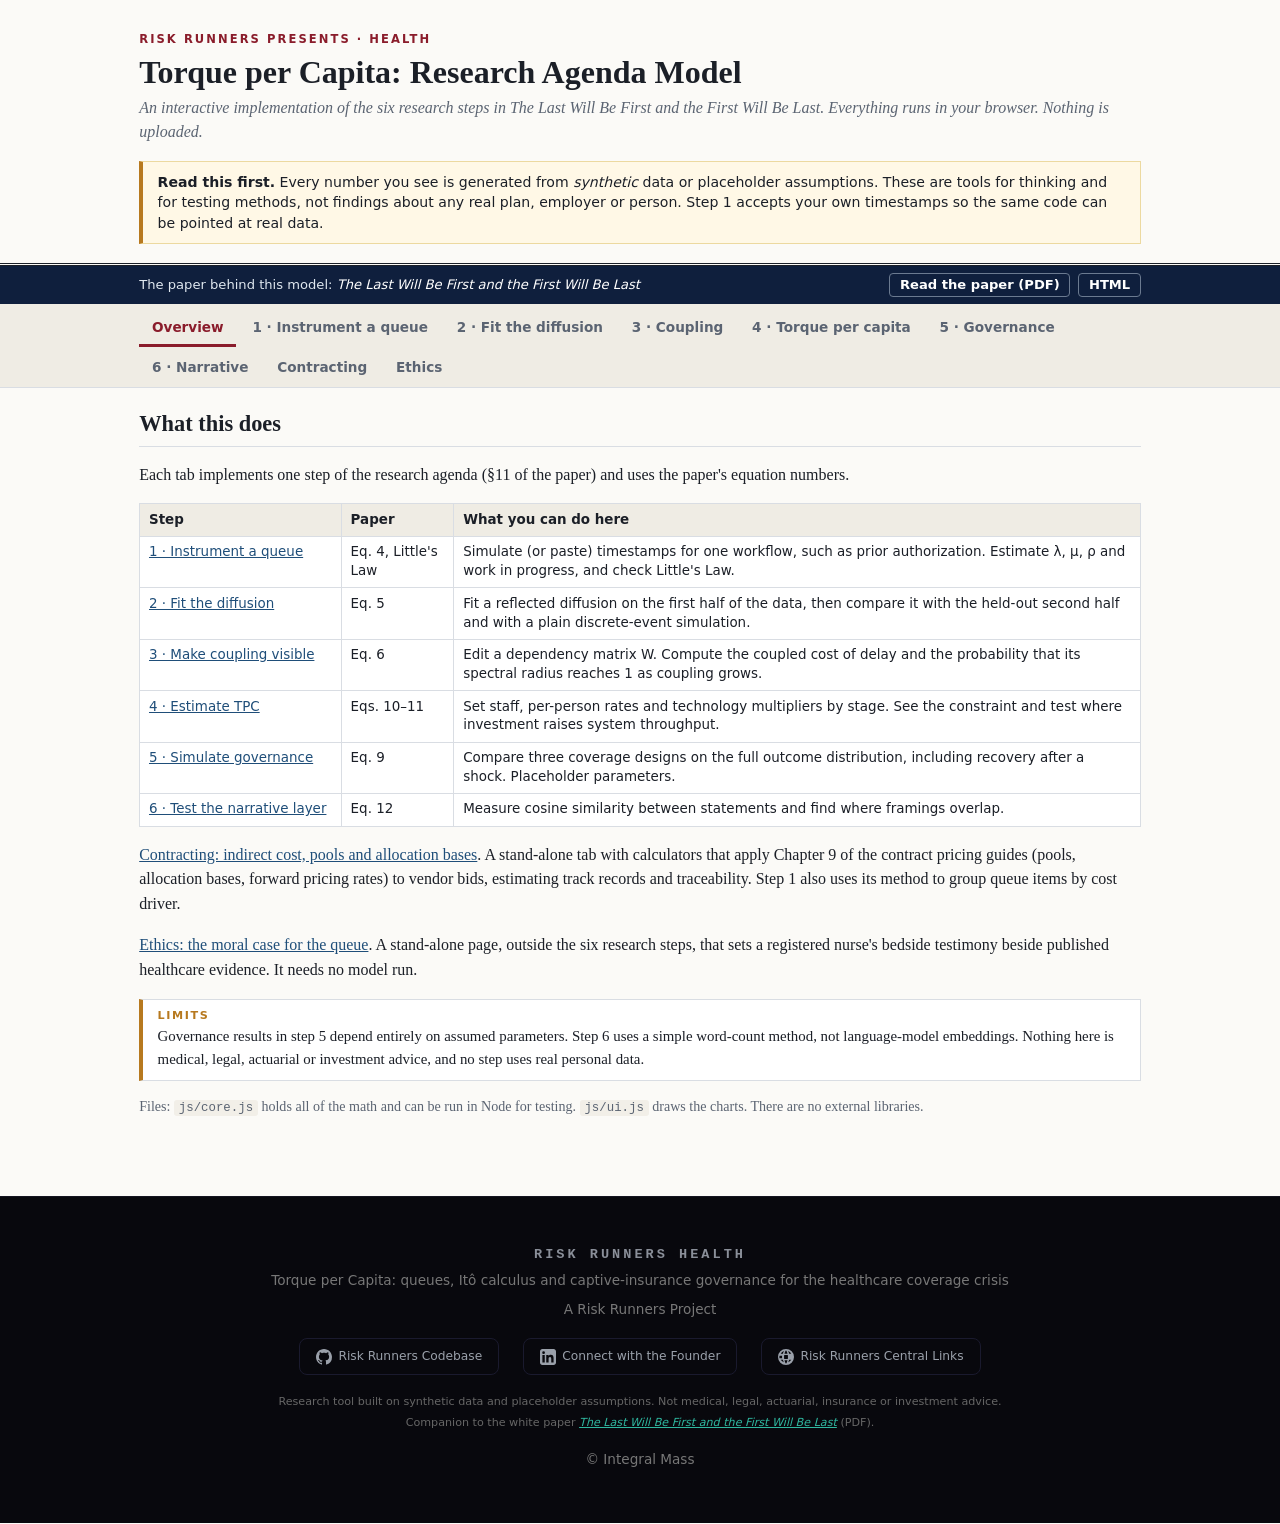
<file: index.html>
<!DOCTYPE html>
<html lang="en">
<head>
<meta charset="utf-8">
<meta name="viewport" content="width=device-width, initial-scale=1">
<title>Torque per Capita — Risk Runners Health</title>
<meta name="description" content="Interactive model of queues, Itô-style diffusions and captive-insurance governance for the healthcare coverage crisis. Six research steps, all in your browser.">
<meta name="author" content="Integral Mass">
<meta name="theme-color" content="#0f1f3d">

<!-- Favicon & App Icons -->
<link rel="icon" type="image/png" href="favicon.png">
<link rel="apple-touch-icon" href="apple-touch-icon.png">

<!-- Open Graph (iMessage / SMS link previews, Facebook, LinkedIn, Slack) -->
<meta property="og:type" content="website">
<meta property="og:url" content="https://health.riskrunners.com/">
<meta property="og:title" content="Torque per Capita — Risk Runners Health">
<meta property="og:description" content="Interactive model of queues, Itô-style diffusions and captive-insurance governance for the healthcare coverage crisis.">
<meta property="og:image" content="https://health.riskrunners.com/health-logo.png">
<meta property="og:image:type" content="image/png">
<meta property="og:image:width" content="1200">
<meta property="og:image:height" content="630">
<meta property="og:image:alt" content="Risk Runners: Torque per Capita. A gear ring around a medical cross with a rising stochastic path and a queue of dots.">
<meta property="og:site_name" content="Risk Runners Health">

<!-- Twitter / X Card -->
<meta name="twitter:card" content="summary_large_image">
<meta name="twitter:url" content="https://health.riskrunners.com/">
<meta name="twitter:title" content="Torque per Capita — Risk Runners Health">
<meta name="twitter:description" content="Interactive model of queues, Itô-style diffusions and captive-insurance governance for the healthcare coverage crisis.">
<meta name="twitter:image" content="https://health.riskrunners.com/health-logo.png">
<meta name="twitter:image:alt" content="Risk Runners: Torque per Capita. A gear ring around a medical cross with a rising stochastic path and a queue of dots.">

<link rel="stylesheet" href="style.css">
</head>
<body>
<header class="top">
  <div class="wrap">
    <div class="kicker">Risk Runners Presents · Health</div>
    <h1>Torque per Capita: Research Agenda Model</h1>
    <p class="sub">An interactive implementation of the six research steps in <em>The Last Will Be First and the First Will Be Last</em>. Everything runs in your browser. Nothing is uploaded.</p>
    <div class="banner"><strong>Read this first.</strong> Every number you see is generated from <em>synthetic</em> data or placeholder assumptions. These are tools for thinking and for testing methods, not findings about any real plan, employer or person. Step 1 accepts your own timestamps so the same code can be pointed at real data.</div>
  </div>
</header>

<div class="sticky">
<div class="paperbar"><div class="wrap"><span><span class="ttl">The paper behind this model: <em>The Last Will Be First and the First Will Be Last</em></span><span class="short">The paper behind this model</span></span><span class="pl"><a href="paper/The-Last-Will-Be-First_White-Paper.pdf" target="_blank" rel="noopener">Read the paper (PDF)</a><a href="paper/The-Last-Will-Be-First_White-Paper.html" target="_blank" rel="noopener">HTML</a></span></div></div>
<nav class="tabs" id="tabs"><div class="wrap">
  <button data-tab="t0" class="on">Overview</button>
  <button data-tab="t1">1 · Instrument a queue</button>
  <button data-tab="t2">2 · Fit the diffusion</button>
  <button data-tab="t3">3 · Coupling</button>
  <button data-tab="t4">4 · Torque per capita</button>
  <button data-tab="t5">5 · Governance</button>
  <button data-tab="t6">6 · Narrative</button>
  <button data-tab="t8">Contracting</button>
  <button data-tab="t7">Ethics</button>
</div></nav>
</div>

<main class="wrap">

<!-- OVERVIEW -->
<section id="t0" class="tab on">
  <h2>What this does</h2>
  <p>Each tab implements one step of the research agenda (§11 of the paper) and uses the paper's equation numbers.</p>
  <table class="plain">
    <tr><th>Step</th><th>Paper</th><th>What you can do here</th></tr>
    <tr><td><a href="#" data-go="t1">1 · Instrument a queue</a></td><td>Eq. 4, Little's Law</td><td>Simulate (or paste) timestamps for one workflow, such as prior authorization. Estimate λ, μ, ρ and work in progress, and check Little's Law.</td></tr>
    <tr><td><a href="#" data-go="t2">2 · Fit the diffusion</a></td><td>Eq. 5</td><td>Fit a reflected diffusion on the first half of the data, then compare it with the held-out second half and with a plain discrete-event simulation.</td></tr>
    <tr><td><a href="#" data-go="t3">3 · Make coupling visible</a></td><td>Eq. 6</td><td>Edit a dependency matrix W. Compute the coupled cost of delay and the probability that its spectral radius reaches 1 as coupling grows.</td></tr>
    <tr><td><a href="#" data-go="t4">4 · Estimate TPC</a></td><td>Eqs. 10–11</td><td>Set staff, per-person rates and technology multipliers by stage. See the constraint and test where investment raises system throughput.</td></tr>
    <tr><td><a href="#" data-go="t5">5 · Simulate governance</a></td><td>Eq. 9</td><td>Compare three coverage designs on the full outcome distribution, including recovery after a shock. Placeholder parameters.</td></tr>
    <tr><td><a href="#" data-go="t6">6 · Test the narrative layer</a></td><td>Eq. 12</td><td>Measure cosine similarity between statements and find where framings overlap.</td></tr>
  </table>
  <p><a href="#" data-go="t8">Contracting: indirect cost, pools and allocation bases</a>. A stand-alone tab with calculators that apply Chapter 9 of the contract pricing guides (pools, allocation bases, forward pricing rates) to vendor bids, estimating track records and traceability. Step 1 also uses its method to group queue items by cost driver.</p>
  <p><a href="#" data-go="t7">Ethics: the moral case for the queue</a>. A stand-alone page, outside the six research steps, that sets a registered nurse's bedside testimony beside published healthcare evidence. It needs no model run.</p>
  <div class="callout warn"><b>Limits</b>Governance results in step 5 depend entirely on assumed parameters. Step 6 uses a simple word-count method, not language-model embeddings. Nothing here is medical, legal, actuarial or investment advice, and no step uses real personal data.</div>
  <p class="small">Files: <code>js/core.js</code> holds all of the math and can be run in Node for testing. <code>js/ui.js</code> draws the charts. There are no external libraries.</p>
</section>

<!-- 1 -->
<section id="t1" class="tab">
  <h2>1 · Instrument one queue</h2>
  <p>Pick one workflow (for example, prior authorization at a self-funded employer). Capture when each item arrives, when work starts, and when it ends. From those timestamps you can estimate the four measures in the paper.</p>
  <div class="panel grid">
    <label>Arrival rate λ (items/hour)<input id="lam" type="number" value="14" step="0.5" min="0.5"></label>
    <label>Service rate μ per person (items/hour)<input id="mu" type="number" value="2" step="0.1" min="0.1"></label>
    <label>People at the stage c<input id="cc" type="number" value="8" step="1" min="1" max="60"></label>
    <label>Service-time variability (cv)<input id="cv" type="number" value="0.7" step="0.1" min="0"></label>
    <label>Observation window (hours)<input id="Tobs" type="number" value="336" step="24" min="48" max="2000"></label>
    <label>Random seed<input id="seed" type="number" value="42" step="1"></label>
  </div>
  <details><summary>Use your own timestamps instead</summary>
    <p class="small">One item per line: <code>arrival,start,end</code>, all in hours from the start of observation. Add an optional fourth column with a pool name (for example <code>0.12,0.12,0.61,language assistance</code>) to group items by cost driver below. Lines that are not numbers are ignored. When this box has at least 20 valid lines, it replaces the simulation. Set "People at the stage" above to match.</p>
    <textarea id="csv" rows="5" placeholder="0.12,0.12,0.61&#10;0.40,0.61,1.02"></textarea>
  </details>
  <div id="o1"></div>
  <h3>Who waits: group by cost driver, not by demographic</h3>
  <p>The overall figures hide who waits longest. Group items into <strong>pools</strong> by what they ask of the system (the cost driver), then report each pool's wait distribution. This follows the pool and allocation-base method in the <a href="#" data-go="t8">Contracting tab</a>: a shared cost is divided among pools by a measured base, so the grouping rests on a stated, auditable rule.</p>
  <details open><summary>Pool settings</summary>
    <div class="panel grid">
      <label>Pool names (synthetic data only, comma separated)<input id="pools1" type="text" value="Standard, Needs language assistance, Long travel distance"></label>
      <label>Share of items in each pool<input id="wts1" type="text" value="0.6, 0.25, 0.15"></label>
      <label>Extra hold-up for the last pool (hours, synthetic only)<input id="fr1" type="number" value="1.5" step="0.5" min="0"></label>
      <label>Cost of one hour of waiting ($, all items)<input id="dc1" type="number" value="120" step="10" min="0"></label>
      <label>Allocation base for the delay-cost pool
        <select id="base1"><option value="wait">Wait-hours (who actually waited)</option><option value="service">Service-hours (who used capacity)</option><option value="items">Items (equal per item)</option></select></label>
    </div>
    <p class="small">With your own timestamps, the pool names come from the fourth column and the settings above for names, shares and hold-up are ignored. With synthetic data, the last pool is given an extra hold-up so you can see the tail report catch it. Real pools should be defined by drivers known at intake (channel, language assistance needed, travel distance band, case complexity, referral source), and chosen before looking at results.</p>
  </details>
  <div id="o1b"></div>
</section>

<!-- 2 -->
<section id="t2" class="tab">
  <h2>2 · Fit the diffusion and validate it</h2>
  <p>Parameters are estimated from the <strong>first half</strong> of the data in step 1. The model then predicts the number of items in the system over the <strong>second half</strong>. Three predictions are compared with what was observed:</p>
  <ul class="small">
    <li><strong>Eq. 5 as written:</strong> constant drift λ − cμ, reflected at zero.</li>
    <li><strong>State-dependent drift:</strong> λ − μ·min(Q, c). The drift weakens when some staff are idle. This is an extension, not in the paper's text.</li>
    <li><strong>Discrete-event baseline:</strong> a plain M/M/c simulation with the fitted λ and μ.</li>
  </ul>
  <div class="panel grid">
    <label>Diffusion paths<input id="paths2" type="number" value="200" step="50" min="20" max="1000"></label>
    <label>Baseline replications<input id="reps2" type="number" value="100" step="25" min="10" max="400"></label>
    <label>&nbsp;<button id="run2" class="btn">Re-run</button></label>
  </div>
  <div id="o2"></div>
</section>

<!-- 3 -->
<section id="t3" class="tab">
  <h2>3 · Make coupling visible</h2>
  <p>Equation 6: <code>CCoD = (I − W)⁻¹ d</code>. Entry W[i][j] is the share of node j's delay cost that lands on node i. Coupling grows with program time as downstream steps harden their assumptions. Edge weights are noisy, so the spectral radius of W is a random quantity, and the question is the <em>probability</em> that it reaches 1.</p>
  <div class="panel grid">
    <label>Coupling scale<input id="scale3" type="number" value="1.4" step="0.1" min="0.1"></label>
    <label>Growth per month<input id="g3" type="number" value="0.05" step="0.01" min="0"></label>
    <label>Edge noise σ<input id="s3" type="number" value="0.25" step="0.05" min="0"></label>
    <label>Monte Carlo draws<input id="n3" type="number" value="1500" step="500" min="200" max="5000"></label>
    <label>Milestone month<input id="m3" type="number" value="6" step="1" min="0" max="12"></label>
    <label>&nbsp;<button id="run3" class="btn">Run</button></label>
  </div>
  <details open><summary>Dependency matrix W and direct delay costs d</summary><div id="wedit"></div></details>
  <div id="o3"></div>
</section>

<!-- 4 -->
<section id="t4" class="tab">
  <h2>4 · Estimate torque per capita</h2>
  <p>Equation 10: <code>TPC<sub>k</sub> = μ<sub>k</sub>(T<sub>k</sub>) / n<sub>k</sub></code>, the output per person at stage k. Equation 11: system throughput is the minimum of demand and every stage's capacity. Change the technology multiplier at a stage and watch whether system throughput moves.</p>
  <div class="panel grid">
    <label>Demand (items/day)<input id="dem4" type="number" value="80" step="5" min="1"></label>
  </div>
  <div id="stageedit"></div>
  <div id="o4"></div>
</section>

<!-- 5 -->
<section id="t5" class="tab">
  <h2>5 · Simulate governance designs</h2>
  <p>Equation 9: <code>dp = θ(p* − p)dt + σ√(p(1−p)) dB</code>, where p is the share of the covered group in cooperative, health-supporting behavior. Governance changes θ and p*. Claims cost depends on p, plus rare large claims with a heavy tail. Stop-loss caps each large claim at an attachment point, for a premium.</p>
  <div class="callout warn"><b>Placeholders</b>Every parameter below is an assumption chosen to show how the method works. They are not estimates. Participation is voluntary in the model: it scales how much of a design's effect applies.</div>
  <div id="govedit"></div>
  <div class="panel grid">
    <label>Members<input id="mem5" type="number" value="500" step="50" min="50"></label>
    <label>Paths<input id="paths5" type="number" value="600" step="100" min="100" max="2000"></label>
    <label>Horizon (years)<input id="yrs5" type="number" value="5" step="1" min="3" max="10"></label>
    <label>Shock at year<input id="shy5" type="number" value="2.5" step="0.5" min="0.5"></label>
    <label>Shock size (drop in p)<input id="sh5" type="number" value="0.25" step="0.05" min="0" max="0.6"></label>
    <label>Large-claim rate per member-year<input id="jr5" type="number" value="0.01" step="0.005" min="0"></label>
    <label>Stop-loss attachment ($)<input id="att5" type="number" value="150000" step="25000" min="25000"></label>
    <label>&nbsp;<button id="run5" class="btn">Run</button></label>
  </div>
  <div id="o5"></div>
</section>

<!-- 6 -->
<section id="t6" class="tab">
  <h2>6 · Test the narrative layer</h2>
  <p>Each statement becomes a vector of weighted word counts (TF-IDF). Cosine similarity near 0 means two statements are orthogonal: they use different vocabulary and do not point at the same ideas. Edit the statements below, one per line as <code>Label: statement</code>. The defaults are invented examples, not real quotes.</p>
  <textarea id="txt6" rows="9"></textarea>
  <p class="small">Limit: word overlap is a crude proxy for meaning. Two statements can disagree using the same words, or agree using different ones. A real study would use sentence embeddings.</p>
  <div id="o6"></div>
</section>

<!-- CONTRACTING -->
<section id="t8" class="tab">
  <h2>Contracting: forecast the indirect cost, then stay accountable to it</h2>
  <p>Healthcare buyers (employers, plans, hospitals) contract for services that carry shared costs: intake, prior authorization, claims, call centers. Whoever prices that work has to predict an indirect cost, and the buyer has to judge whether the prediction is believable. This tab applies Chapter 9, <em>Analyzing Indirect Costs</em>, to that problem. The chapter appears to come from the AFIT and Federal Acquisition Institute <em>Contract Pricing Reference Guides</em> (Volume IV). FAR 15.404-1(a)(7) calls those guides informational, not directive. It is written from the Government analyst's side, and the method carries over to any buyer.</p>

  <h3>The method in one line</h3>
  <p><code>Indirect rate = indirect cost pool ÷ allocation base</code>. A <strong>pool</strong> is a logical group of costs that no single contract can carry alone. The <strong>base</strong> is a measure of direct effort (labor hours, labor dollars, machine hours, units) chosen because it tracks who benefits from, or consumes, the pool. A contract is charged <code>rate × its share of the base</code>.</p>
  <table class="plain">
    <tr><th>Chapter concept</th><th>What it means here</th></tr>
    <tr><td>Primary and secondary pools</td><td>A vendor's overhead and G&amp;A pools. In step 1, the shared cost of delay. A secondary pool (a shared facility) is split into the primary pools first, such as 60/40 by floor space.</td></tr>
    <tr><td>Allocation base</td><td>Direct labor dollars or hours for a vendor. Wait-hours, service-hours or items for a queue. The chapter's test: does the base represent each activity's consumption of the pooled cost?</td></tr>
    <tr><td>Forward pricing rate</td><td>The rate used in the bid, often set years ahead. It is an estimate.</td></tr>
    <tr><td>Billing rate, final rate</td><td>The rate used during performance, then the actual rate after the period closes. Each should be closer to the truth than the last.</td></tr>
    <tr><td>Traceability</td><td>Every dollar in a pool, and every unit in a base, can be tied to a record. The chapter says supporting records must be "adequate to establish and maintain visibility of the indirect cost" and warns against the same cost charged both direct and indirect.</td></tr>
  </table>

  <div class="callout"><b>The author's position</b>Two points, offered as a proposed buying policy and not as something the chapter says. First, a contractor should keep full traceability of its transactions, so the client is not surprised when more allocation base is requested. Second, a contractor that consistently underbids and then asks for more should drop out of the procurement community. There is no glory in underestimates. The chapter supports the first point directly and supports the second only through its test of past estimating accuracy. It worries mostly about overstated rates, and it also warns that an overly cautious volume estimate produces "unreasonably high indirect cost rates". Accuracy, not a low number, is what earns trust.</div>

  <h3>1 · Predict the rate from the volume forecast</h3>
  <p>The chapter's four steps: estimate sales volume, estimate the base, estimate the pool, divide. Volume comes first because a pool is mostly fixed or semivariable cost. More volume spreads it thinner and lowers the rate. Less volume raises the rate. The chapter says to weight each source of expected work by its chance of becoming real: contracts in hand at 100%, and options, high-probability proposals and solicitations at lower probabilities.</p>
  <div class="panel">
    <label>Expected work, one source per line: <code>label, base dollars, probability of sale (0 to 1)</code>
      <textarea id="vol8" rows="5">Contracts in hand, 6000000, 1.0
Options likely to be exercised, 2000000, 0.6
Proposals with high probability of success, 3000000, 0.5
Solicitations in hand, 4000000, 0.25</textarea></label>
    <div class="grid" style="margin-top:.6rem">
      <label>Fixed part of the pool ($ per year)<input id="fix8" type="number" value="10000000" step="500000" min="0"></label>
      <label>Variable part ($ per $1 of base)<input id="var8" type="number" value="2" step="0.1" min="0"></label>
      <label>Actual base at year end ($)<input id="act8" type="number" value="7500000" step="250000" min="100000"></label>
    </div>
  </div>
  <div id="o8a"></div>

  <h3>2 · Check the estimating track record</h3>
  <p>The chapter asks: "Have the offeror's estimates been accurate in the past?" It compares forward-pricing rates with the actual rates that followed and looks at both the size and the consistency of the miss. The defaults are the chapter's own manufacturing-overhead example.</p>
  <div class="panel"><label>One period per line: <code>label, projected rate %, actual rate %</code>
    <textarea id="hist8" rows="4">FY-3, 260.0, 254.8
FY-2, 256.3, 251.8
FY-1, 259.1, 254.8</textarea></label></div>
  <div id="o8b"></div>

  <h3>3 · Apply the rate to a contract</h3>
  <p>The chapter's last step: multiply each rate by its own base only, then add G&amp;A on total input cost. Applying a rate to a cost that is not in its base is an error. The defaults reproduce the chapter's example and its total.</p>
  <div class="panel">
    <label>One cost element per line: <code>element, direct dollars, overhead rate %</code>
      <textarea id="apply8" rows="4">Material, 200000, 9.6
Engineering direct labor, 5000, 64.7
Manufacturing direct labor, 75000, 250.8</textarea></label>
    <div class="grid" style="margin-top:.6rem"><label>G&amp;A rate on total input cost (%)<input id="ga8" type="number" value="19" step="0.5" min="0"></label></div>
  </div>
  <div id="o8c"></div>

  <h3>4 · Screen contractors on their record</h3>
  <p>Given several contracts per contractor, compare the final price with the award price. FAR 15.404-1(c)(2)(iii)(A) lets the buyer compare proposed costs with the offeror's actual earlier costs. A record of growth after award is a signal that earlier bids were underestimates. The data below is invented.</p>
  <div class="panel">
    <label>One contract per line: <code>contractor, contract, awarded $, final $</code>
      <textarea id="trk8" rows="8">Alpha Health Admin, C-101, 400000, 520000
Alpha Health Admin, C-102, 250000, 310000
Alpha Health Admin, C-103, 600000, 790000
Alpha Health Admin, C-104, 300000, 330000
Alpha Health Admin, C-105, 500000, 680000
Bravo Claims Co, C-201, 450000, 462000
Bravo Claims Co, C-202, 300000, 296000
Bravo Claims Co, C-203, 520000, 545000
Bravo Claims Co, C-204, 380000, 375000
Cedar Review, C-301, 700000, 610000
Cedar Review, C-302, 500000, 430000
Cedar Review, C-303, 650000, 560000
Delta Intake, C-401, 300000, 390000
Delta Intake, C-402, 280000, 300000</textarea></label>
    <div class="grid" style="margin-top:.6rem">
      <label>Tolerance (± % of award)<input id="tol8" type="number" value="5" step="1" min="0"></label>
      <label>Minimum contracts for a flag<input id="minn8" type="number" value="3" step="1" min="1"></label>
      <label>Share of contracts outside tolerance<input id="mins8" type="number" value="60" step="5" min="1" max="100"></label>
    </div>
  </div>
  <div id="o8d"></div>

  <h3>5 · Test traceability</h3>
  <p>Each charge needs a record, a type (direct or indirect) and, if indirect, the pool it belongs to. The chapter's allowability table says a cost that should have been direct must come out of the pool, and a cost that appears twice must be counted once. The data below is invented and contains deliberate flaws.</p>
  <div class="panel"><label>One transaction per line: <code>reference, direct or indirect, pool, amount</code>
    <textarea id="led8" rows="9">T-001, direct, , 48000
T-002, indirect, Administrative overhead, 12000
T-003, indirect, , 7500
T-004, direct, , 30000
T-004, indirect, Facilities, 30000
T-005, indirect, Facilities, 9000
T-006, indirect, Administrative overhead, 15500
T-007, direct, , 41000</textarea></label></div>
  <div id="o8e"></div>

  <h3>Where this connects to the law</h3>
  <ul class="small">
    <li><strong>Buy-in.</strong> FAR 3.501-1 defines buying-in as submitting an offer below anticipated costs, expecting to increase the contract amount after award or to recover losses through follow-on contracts at artificially high prices. This is the behavior the author's second point targets.</li>
    <li><strong>Cost realism.</strong> FAR 15.404-1(d) requires cost realism analysis on cost-reimbursement contracts to find the probable cost. It also permits it on some fixed-price contracts when past experience shows proposed costs led to quality or service shortfalls.</li>
    <li><strong>Past performance and responsibility.</strong> FAR 15.305(a)(2) makes past performance one indicator of ability to perform. FAR 9.104-1(c) requires a satisfactory performance record for a contractor to be found responsible. Excluding a contractor is a formal process, and the screen in section 4 would only be an input to it.</li>
    <li><strong>Fixed-price risk.</strong> The chapter shows that if the base falls short of the forecast, indirect costs are under-applied. On a firm fixed-price contract that loss comes out of the contractor's profit. On a cost-reimbursement contract the buyer faces unexpected rate changes, especially when a small firm loses a contract.</li>
  </ul>

  <h3>Why this matters in healthcare</h3>
  <p>An underestimated bid for a prior-authorization or claims vendor does not stay a financial problem. When the real cost arrives, the usual responses are cuts to staffing or hours, and those lengthen the queue that people are already standing in. The <a href="#" data-go="t7">Ethics tab</a> argues that knowing creates a duty. A buyer that holds a vendor's traceable record and its estimating history knows which bids are likely to fail, and owes the people in the queue a response before the failure shows up as longer waits.</p>

  <h3>Limits</h3>
  <ul class="small">
    <li>The chapter is a federal contracting reference. Health plans and employers are not bound by the FAR, and state and commercial rules differ. Nothing here is legal or procurement advice.</li>
    <li>The cost structure in section 1 is a straight line (fixed plus variable). Real pools have steps and lags.</li>
    <li>The contractor screen uses simple thresholds. Growth after award can reflect legitimate scope changes. Review the reason for each change before treating a flag as a finding.</li>
    <li>Contractor names and figures in sections 4 and 5 are invented. The section 2 and section 3 defaults come from the chapter.</li>
    <li>The chapter's unallowable-cost rules, constant-year dollar adjustment and pool-to-base regression are not implemented here.</li>
  </ul>
</section>
<!-- ETHICS (stand-alone; no model code) -->
<section id="t7" class="tab">
  <h2>Ethics: the moral case for the queue</h2>
  <p>The six steps measure queues. This page asks what the measurements are for. It is separate from the model: nothing here changes a calculation, and no calculation here proves a moral claim. It is also an extension, not part of the paper's section 11 agenda.</p>
  <p>Each idea below is labeled by where it comes from. <span class="tag voice">Practitioner</span> marks testimony from a registered nurse partner (RN, BSN) with fifteen years across emergency care, cardiac catheterization, patient safety, tribal health and global maternal health. It is lived experience, not a study. <span class="tag evid">Evidence</span> marks a published source, listed at the bottom.</p>

  <h3>The parable behind the title</h3>
  <blockquote>"Because no one has hired us." <cite>Matthew 20:7, World English Bible</cite></blockquote>
  <blockquote>"So the last will be first, and the first last." <cite>Matthew 20:16, World English Bible</cite></blockquote>
  <p>The landowner hires at dawn, then goes back to the marketplace four more times. At five o'clock he finds people still standing idle and asks why. At day's end he pays them first. Three details carry over to queues:</p>
  <ul>
    <li>The last were overlooked, not out-argued. No one had chosen them.</li>
    <li>The owner went to them. The burden of finding them was his.</li>
    <li>The order of service was a deliberate act of values, made in front of everyone.</li>
  </ul>
  <div class="callout"><b>Practitioner</b>"The landowner didn't wait for the unhired to make their case. He went out and found them." In a system, that means the institution does the finding, and a person in the queue does not have to be fluent, connected or loud to be seen.</div>

  <h3>Queue order is a moral choice</h3>
  <p><span class="tag voice">Practitioner</span> First come, first served looks neutral. When waiting costs people differently, it favors whoever arrived first. Emergency nurses already reject it: the crushing chest pain is seen before the sprained ankle, however long the ankle has waited.</p>
  <p><span class="tag evid">Evidence</span> Bioethics reaches the same place. Persad, Wertheimer and Emanuel (2009) review the principles used to allocate scarce interventions and treat first come, first served as a choice that needs justification, not a default. Emanuel et al. (2020) apply this to Covid-19 and give priority to those who are sickest and those most likely to benefit. The Emergency Medical Treatment and Labor Act (1986) requires a screening exam for anyone who comes to a hospital emergency department, whatever their ability to pay. Triage by acuity is law and routine practice, not a novel idea.</p>
  <p>The model's bottleneck logic (tabs 1 and 4) says where a queue is slow. This page adds that who goes first inside the queue is a separate decision, and someone makes it whether or not they say so.</p>

  <h3>Six principles, with their evidence</h3>

  <div class="principle">
    <h4>1 · Priority by verified need</h4>
    <p>Rank by acuity, risk and cost of delay, measured from evidence, not by how well someone tells their story.</p>
    <p><span class="tag voice">Practitioner</span> The loudest patient is rarely the sickest. The quiet one often is: the elderly man who does not want to be a bother, the woman whose heart attack feels like fatigue and who apologizes for taking a bed. Good triage goes looking for them.</p>
    <p><span class="tag evid">Evidence</span> In a registry of 1,143,513 heart attack patients, women presented without chest pain significantly more often than men (Canto et al., 2012). A queue that listens only to the stated complaint will misread many of them. The same literature carries a caution for tab 3: Obermeyer et al. (2019) found that a widely used risk algorithm ranked patients by predicted <em>cost</em>. At the same score, Black patients were considerably sicker, because less money had been spent on their care. Correcting the proxy would raise the share of Black patients selected for extra help from 17.7% to 46.5%. If "cost of delay" is measured in dollars already spent, it can repeat the inequity it is meant to correct.</p>
    <p class="small"><b>Untested here:</b> the claim that the loudest patient is rarely the sickest is a practitioner observation. This page cites no study for it. It is a hypothesis for real, timestamped queue data.</p>
  </div>

  <div class="principle">
    <h4>2 · The system carries the burden of understanding</h4>
    <p>Interpreters, outreach, plain language, and language models on the institution's side of the counter.</p>
    <p><span class="tag voice">Practitioner</span> The longest queue in healthcare is the wait to be understood. Many patients have never had anyone help them say what they need, and the same tools can help the system listen.</p>
    <p><span class="tag evid">Evidence</span> Flores et al. (2003) audiotaped 13 pediatric clinic visits that used a Spanish interpreter and found an average of 31 interpreter errors per visit. Errors by ad hoc interpreters (family members and staff) were more likely to carry potential clinical consequences than errors by hospital interpreters (77% vs 53%). A systematic review found that professional interpreters improve clinical care for patients with limited English proficiency (Karliner et al., 2007). Language models can fail in the same ways, so any use on this side of the counter needs the checks a human interpreter would get.</p>
  </div>

  <div class="principle">
    <h4>3 · Measure the tail, not just the average</h4>
    <p>Report waits for the least-served group, not only the mean.</p>
    <p><span class="tag voice">Practitioner</span> At a tribal health clinic, the longest waits came from distance, language and earned distrust. An average hides all three.</p>
    <p><span class="tag evid">Evidence</span> The Institute of Medicine named equity as one of six aims of quality care (2001) and documented unequal treatment by race and ethnicity (2003). Hoffman et al. (2016) found that many white medical students and residents held false beliefs about biological differences between Black and white patients, and that holding them predicted lower pain ratings for Black patients. Disparities of this kind show up in group-level results, not in the overall mean.</p>
    <p class="small"><b>In the model:</b> step 1 now reports each pool's median and 90th-percentile wait. Pools are cost drivers (language assistance needed, travel distance, case complexity) and not demographic groups, and a shared delay cost is allocated across them by a stated base, using the method in the <a href="#" data-go="t8">Contracting tab</a>. Step 2 still fits the queue as a whole. Because a driver can track a demographic group, a pool's tail is a prompt to investigate and does not show who is affected.</p>
  </div>

  <div class="principle">
    <h4>4 · Knowing creates duty</h4>
    <p>When the data shows who waits longest, someone owns the response.</p>
    <p><span class="tag voice">Practitioner</span> The party that holds the data that makes a risk known inherits a duty to act. Once your own data shows who waits longest, the harm is foreseeable and a response is owed. The nurse suggests this could anchor the whole paper.</p>
    <p><span class="tag evid">Evidence</span> Door-to-balloon time is the working example. In 1,791 patients with ST-elevation heart attack treated by angioplasty, longer ischemic time was associated with higher one-year mortality, with a risk estimate for each 30 minutes of delay (De Luca et al., 2004). Once the interval was timestamped and publicly reported, hospitals adopted strategies to shorten it (Bradley et al., 2006), and the national median fell from about 96 to about 64 minutes between 2005 and 2010 (Krumholz et al., 2011). The ANA Code of Ethics for Nurses (2015) states the duty in professional terms: nurses work to reduce health disparities.</p>
    <p class="small"><b>A caution that strengthens the case:</b> Menees et al. (2013) followed 96,738 primary PCI admissions from 2005 to 2009. Median door-to-balloon times fell, but in-hospital mortality did not change significantly. Measuring a delay does not by itself save lives. The duty is to act on what the measurement shows, and to keep checking that the measure still tracks the outcome that matters.</p>
  </div>

  <div class="principle">
    <h4>5 · Consent as relationship</h4>
    <p>The people measured help govern the measurement.</p>
    <p><span class="tag voice">Practitioner</span> In tribal health, consent means shared governance of the data, not a checkbox.</p>
    <p><span class="tag evid">Evidence</span> The CARE Principles for Indigenous Data Governance (Carroll et al., 2020) name Collective benefit, Authority to control, Responsibility and Ethics. The Havasupai Tribe's lawsuit against the Arizona Board of Regents, settled in 2010, concerned blood samples given for diabetes research that were later used for other studies without the tribe's agreement (Harmon, 2010). Step 1 accepts your own timestamps. Before anyone pastes in real data, the people in that data should have a say in how it is used.</p>
  </div>

  <div class="principle">
    <h4>6 · A human at the threshold</h4>
    <p>A clinician can still see the quiet patient and move them forward.</p>
    <p><span class="tag voice">Practitioner</span> Triage reads acuity from vital signs and risk, then a nurse looks at the person. A score can flag the quiet patient, and a person needs to be able to override it.</p>
    <p><span class="tag evid">Evidence</span> Two findings above point the same way. Presentation varies by sex (Canto et al., 2012), and algorithms can inherit bias from their inputs (Obermeyer et al., 2019). Neither a stated complaint nor a score is enough alone.</p>
  </div>

  <h3>Before pointing any tab at real data</h3>
  <ol>
    <li>Which queue, and who is in it? Can the least-served people be identified without exposing them?</li>
    <li>What is "need" measured by, and could that measure carry an old inequity, as cost did in Obermeyer et al.?</li>
    <li>Who owns the response if the tail is long?</li>
    <li>Have the people being measured helped shape the work?</li>
    <li>Who can override the ranking, and how is the override recorded?</li>
  </ol>

  <h3>Limits of this page</h3>
  <ul class="small">
    <li>The practitioner testimony comes from one nurse. It is a source of questions, not a finding.</li>
    <li>The reference list is a starting set. It is not a systematic review and will grow as real queue data and patient voices are added.</li>
    <li>"Verified need" can be gamed, and any measure can encode bias. That is why principle 1 carries the Obermeyer caution.</li>
    <li>The scripture is a moral frame, as in the paper. It is not evidence for any model result.</li>
    <li>Open: the first real use case. It should be one queue where waits can be timestamped, the least-served are visible, and the people measured can help shape the work.</li>
  </ul>

  <h3>The last, counted and then served first</h3>
  <blockquote>"Because you did it to one of the least of these my brothers, you did it to me." <cite>Matthew 25:40, World English Bible</cite></blockquote>
  <p>The fluent and connected will always find the front of the line. A just system goes back to the marketplace at five o'clock for whoever is still standing there.</p>

  <h3>References</h3>
  <ol class="refs small">
    <li>American Nurses Association. <em>Code of Ethics for Nurses with Interpretive Statements</em>. 2015.</li>
    <li>Bradley EH, et al. Strategies for reducing the door-to-balloon time in acute myocardial infarction. <em>N Engl J Med</em>. 2006;355:2308-2320.</li>
    <li>Canto JG, et al. Association of age and sex with myocardial infarction symptom presentation and in-hospital mortality. <em>JAMA</em>. 2012;307(8):813-822. doi:10.1001/jama.2012.199</li>
    <li>Carroll SR, et al. The CARE Principles for Indigenous Data Governance. <em>Data Science Journal</em>. 2020;19:43.</li>
    <li>De Luca G, et al. Time delay to treatment and mortality in primary angioplasty for acute myocardial infarction: every minute of delay counts. <em>Circulation</em>. 2004;109:1223-1225. doi:10.1161/01.CIR.0000121424.76486.20</li>
    <li>Emanuel EJ, et al. Fair allocation of scarce medical resources in the time of Covid-19. <em>N Engl J Med</em>. 2020;382:2049-2055. doi:10.1056/NEJMsb2005114</li>
    <li>Emergency Medical Treatment and Labor Act, 42 U.S.C. §1395dd (1986).</li>
    <li>Flores G, et al. Errors in medical interpretation and their potential clinical consequences in pediatric encounters. <em>Pediatrics</em>. 2003;111(1):6-14. doi:10.1542/peds.111.1.6</li>
    <li>Harmon A. Indian tribe wins fight to limit research of its DNA. <em>The New York Times</em>. April 21, 2010.</li>
    <li>Hoffman KM, et al. Racial bias in pain assessment and treatment recommendations, and false beliefs about biological differences between blacks and whites. <em>PNAS</em>. 2016;113(16):4296-4301. doi:10.1073/pnas.1516047113</li>
    <li>Institute of Medicine. <em>Crossing the Quality Chasm</em>. National Academy Press; 2001.</li>
    <li>Institute of Medicine. <em>Unequal Treatment: Confronting Racial and Ethnic Disparities in Health Care</em>. National Academies Press; 2003.</li>
    <li>Karliner LS, et al. Do professional interpreters improve clinical care for patients with limited English proficiency? A systematic review. <em>Health Serv Res</em>. 2007;42(2):727-754. doi:10.1111/j.1475-6773.2006.00629.x</li>
    <li>Krumholz HM, et al. Improvements in door-to-balloon time in the United States, 2005 to 2010. <em>Circulation</em>. 2011;124:1038-1045. doi:10.1161/CIRCULATIONAHA.111.044107</li>
    <li>Menees DS, et al. Door-to-balloon time and mortality among patients undergoing primary PCI. <em>N Engl J Med</em>. 2013;369:901-909. doi:10.1056/NEJMoa1208200</li>
    <li>Obermeyer Z, et al. Dissecting racial bias in an algorithm used to manage the health of populations. <em>Science</em>. 2019;366:447-453. doi:10.1126/science.aax2342</li>
    <li>Persad G, Wertheimer A, Emanuel EJ. Principles for allocation of scarce medical interventions. <em>Lancet</em>. 2009;373:423-431. doi:10.1016/S0140-6736(09)60137-9</li>
    <li>World English Bible (public domain), Matthew 20:1-16 and 25:40.</li>
  </ol>
</section>
</main>
<!-- ===== SHARED FOOTER (adapted from wealth.riskrunners.com / street.riskrunners.com) ===== -->
<footer>
    <div class="brand">RISK RUNNERS HEALTH</div>
    <p>Torque per Capita: queues, Itô calculus and captive-insurance governance for the healthcare coverage crisis</p>
    <p style="margin-top: 8px;">A Risk Runners Project</p>
    <div class="footer-links">
        <a href="https://github.com/jeffy893/riskrunners/tree/dev/2.0/models/healthcare" target="_blank" rel="noopener noreferrer">
            <svg viewBox="0 0 16 16" aria-hidden="true"><path d="M8 0C3.58 0 0 3.58 0 8c0 3.54 2.29 6.53 5.47 7.59.4.07.55-.17.55-.38 0-.19-.01-.82-.01-1.49-2.01.37-2.53-.49-2.69-.94-.09-.23-.48-.94-.82-1.13-.28-.15-.68-.52-.01-.53.63-.01 1.08.58 1.23.82.72 1.21 1.87.87 2.33.66.07-.52.28-.87.51-1.07-1.78-.2-3.64-.89-3.64-3.95 0-.87.31-1.59.82-2.15-.08-.2-.36-1.02.08-2.12 0 0 .67-.21 2.2.82.64-.18 1.32-.27 2-.27.68 0 1.36.09 2 .27 1.53-1.04 2.2-.82 2.2-.82.44 1.1.16 1.92.08 2.12.51.56.82 1.27.82 2.15 0 3.07-1.87 3.75-3.65 3.95.29.25.54.73.54 1.48 0 1.07-.01 1.93-.01 2.2 0 .21.15.46.55.38A8.013 8.013 0 0016 8c0-4.42-3.58-8-8-8z"/></svg>
            Risk Runners Codebase
        </a>
        <a href="https://jeffersonrichards.com" target="_blank" rel="noopener noreferrer">
            <svg viewBox="0 0 16 16" aria-hidden="true"><path d="M13.6 0H2.4C1.07 0 0 1.07 0 2.4v11.2C0 14.93 1.07 16 2.4 16h11.2c1.33 0 2.4-1.07 2.4-2.4V2.4C16 1.07 14.93 0 13.6 0zM4.75 13.6H2.4V6h2.35v7.6zM3.58 5.03a1.36 1.36 0 110-2.72 1.36 1.36 0 010 2.72zM13.6 13.6h-2.35V9.92c0-.88-.02-2.01-1.23-2.01-1.23 0-1.42.96-1.42 1.95v3.74H6.25V6h2.26v1.04h.03c.31-.6 1.08-1.23 2.22-1.23 2.38 0 2.82 1.56 2.82 3.6v4.19z"/></svg>
            Connect with the Founder
        </a>
        <a href="https://www.riskrunners.com" target="_blank" rel="noopener noreferrer">
            <svg viewBox="0 0 16 16" aria-hidden="true"><path d="M8 0a8 8 0 100 16A8 8 0 008 0zm5.3 4.7h-2.2c-.2-1-.6-1.9-1.1-2.6a6 6 0 013.3 2.6zM8 1.3c.7.8 1.2 1.9 1.5 3.4h-3C6.8 3.2 7.3 2.1 8 1.3zM1.5 9.3a6.4 6.4 0 010-2.6h2.6a13 13 0 000 2.6H1.5zm1.2 1.4h2.2c.2 1 .6 1.9 1.1 2.6a6 6 0 01-3.3-2.6zM4.9 4.7H2.7a6 6 0 013.3-2.6c-.5.7-.9 1.6-1.1 2.6zm3.1 10c-.7-.8-1.2-1.9-1.5-3.4h3c-.3 1.5-.8 2.6-1.5 3.4zm1.8-4.7H6.2a11.5 11.5 0 010-4h3.6a11.5 11.5 0 010 4zm.2 3.3c.5-.7.9-1.6 1.1-2.6h2.2a6 6 0 01-3.3 2.6zm1.4-4h2.6a6.4 6.4 0 000-2.6h-2.6a13 13 0 010 2.6z"/></svg>
            Risk Runners Central Links
        </a>
    </div>
    <div class="footer-compliance">Research tool built on synthetic data and placeholder assumptions. Not medical, legal, actuarial, insurance or investment advice.</div>
    <p class="footer-paper">Companion to the white paper <a href="paper/The-Last-Will-Be-First_White-Paper.pdf"><em>The Last Will Be First and the First Will Be Last</em></a> (PDF).</p>
    <p style="margin-top: 18px;">&copy; Integral Mass</p>
</footer>
<!-- ===== /SHARED FOOTER ===== -->


<script src="js/core.js"></script>
<script src="js/ui.js"></script>
</body>
</html>
</file>
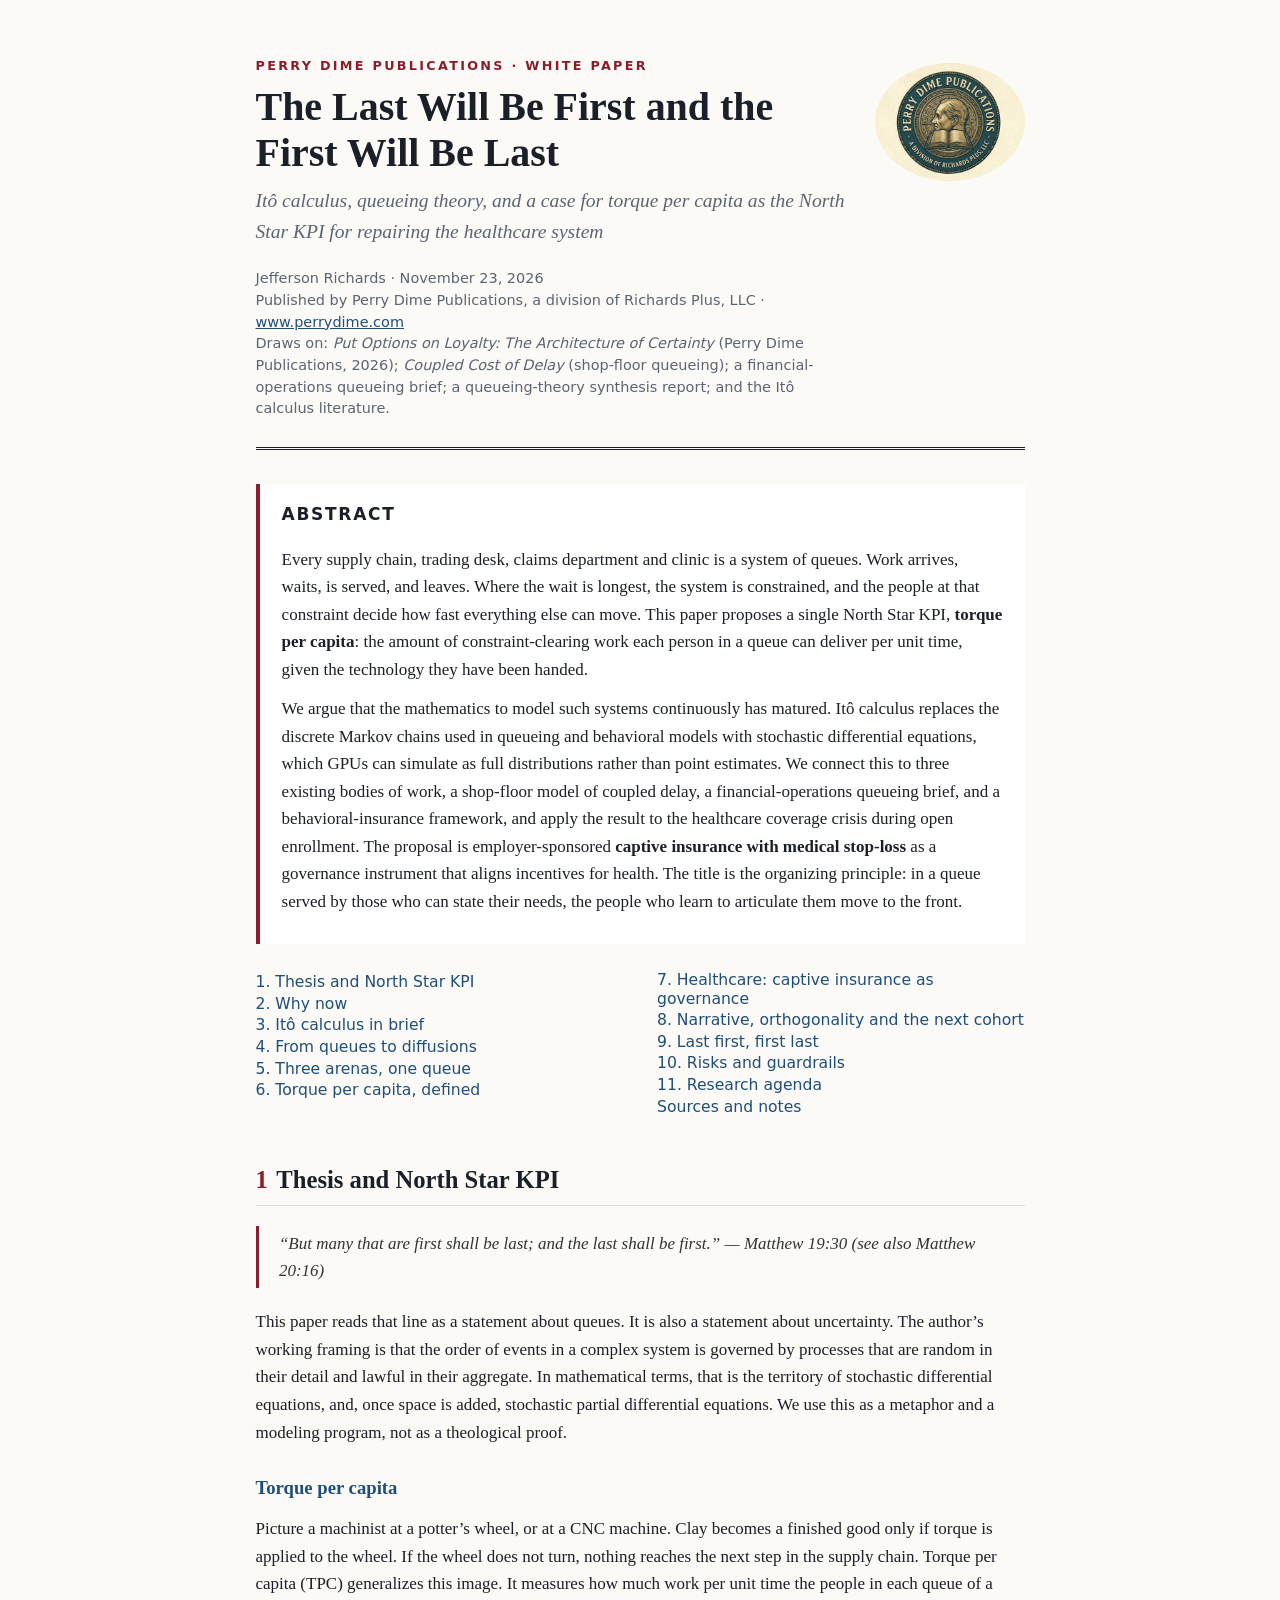
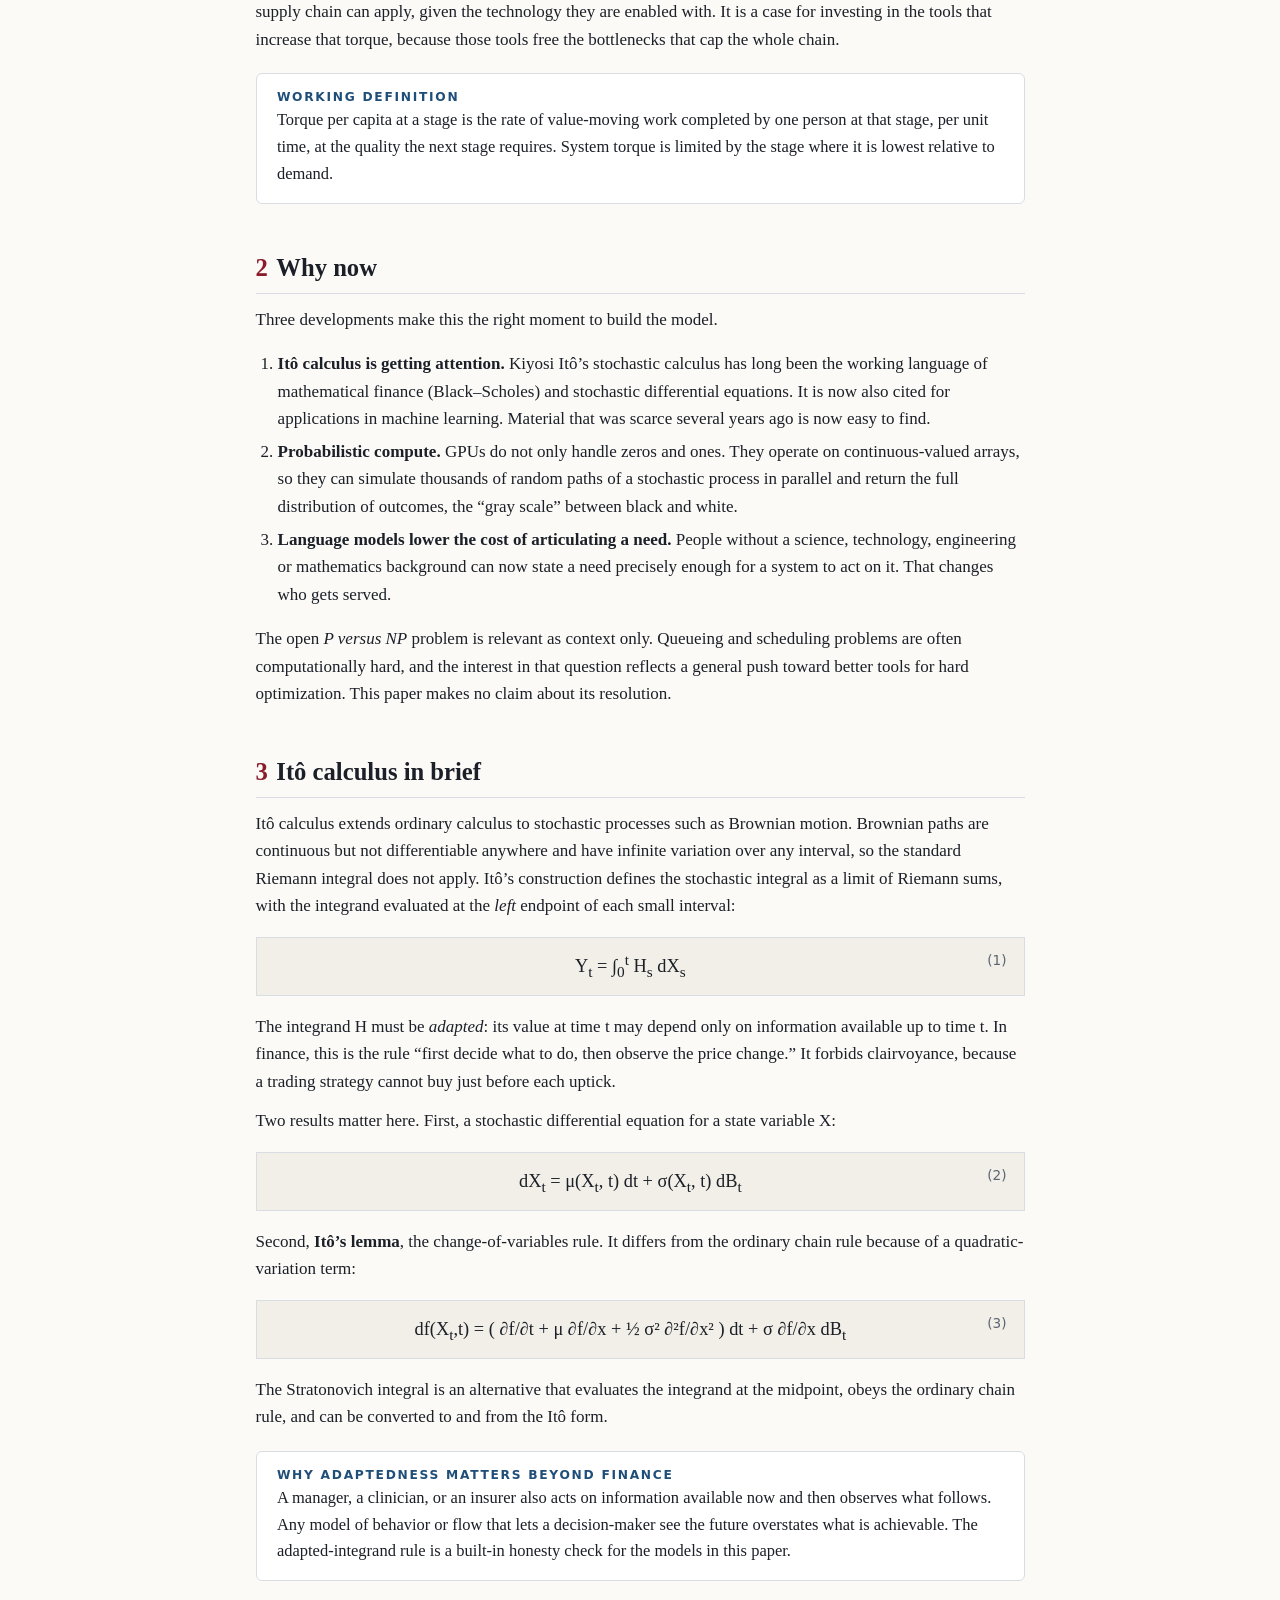
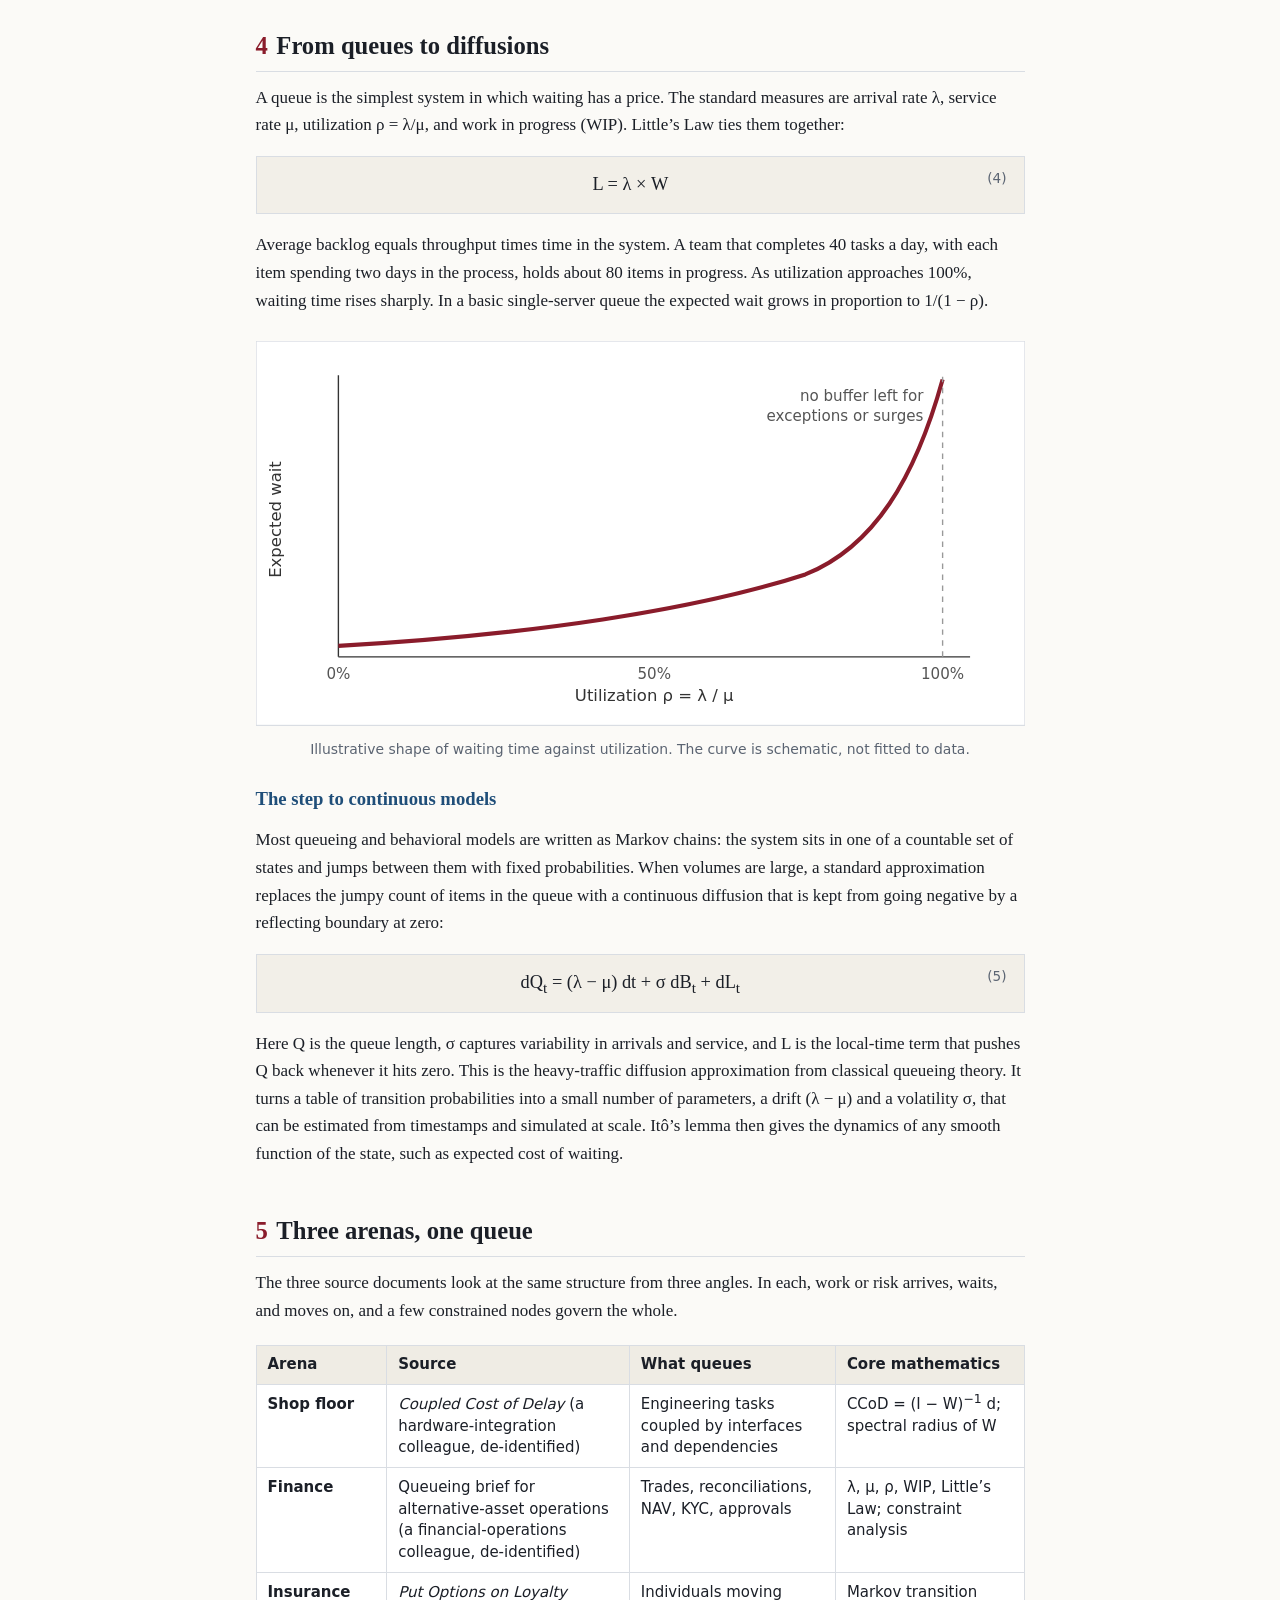
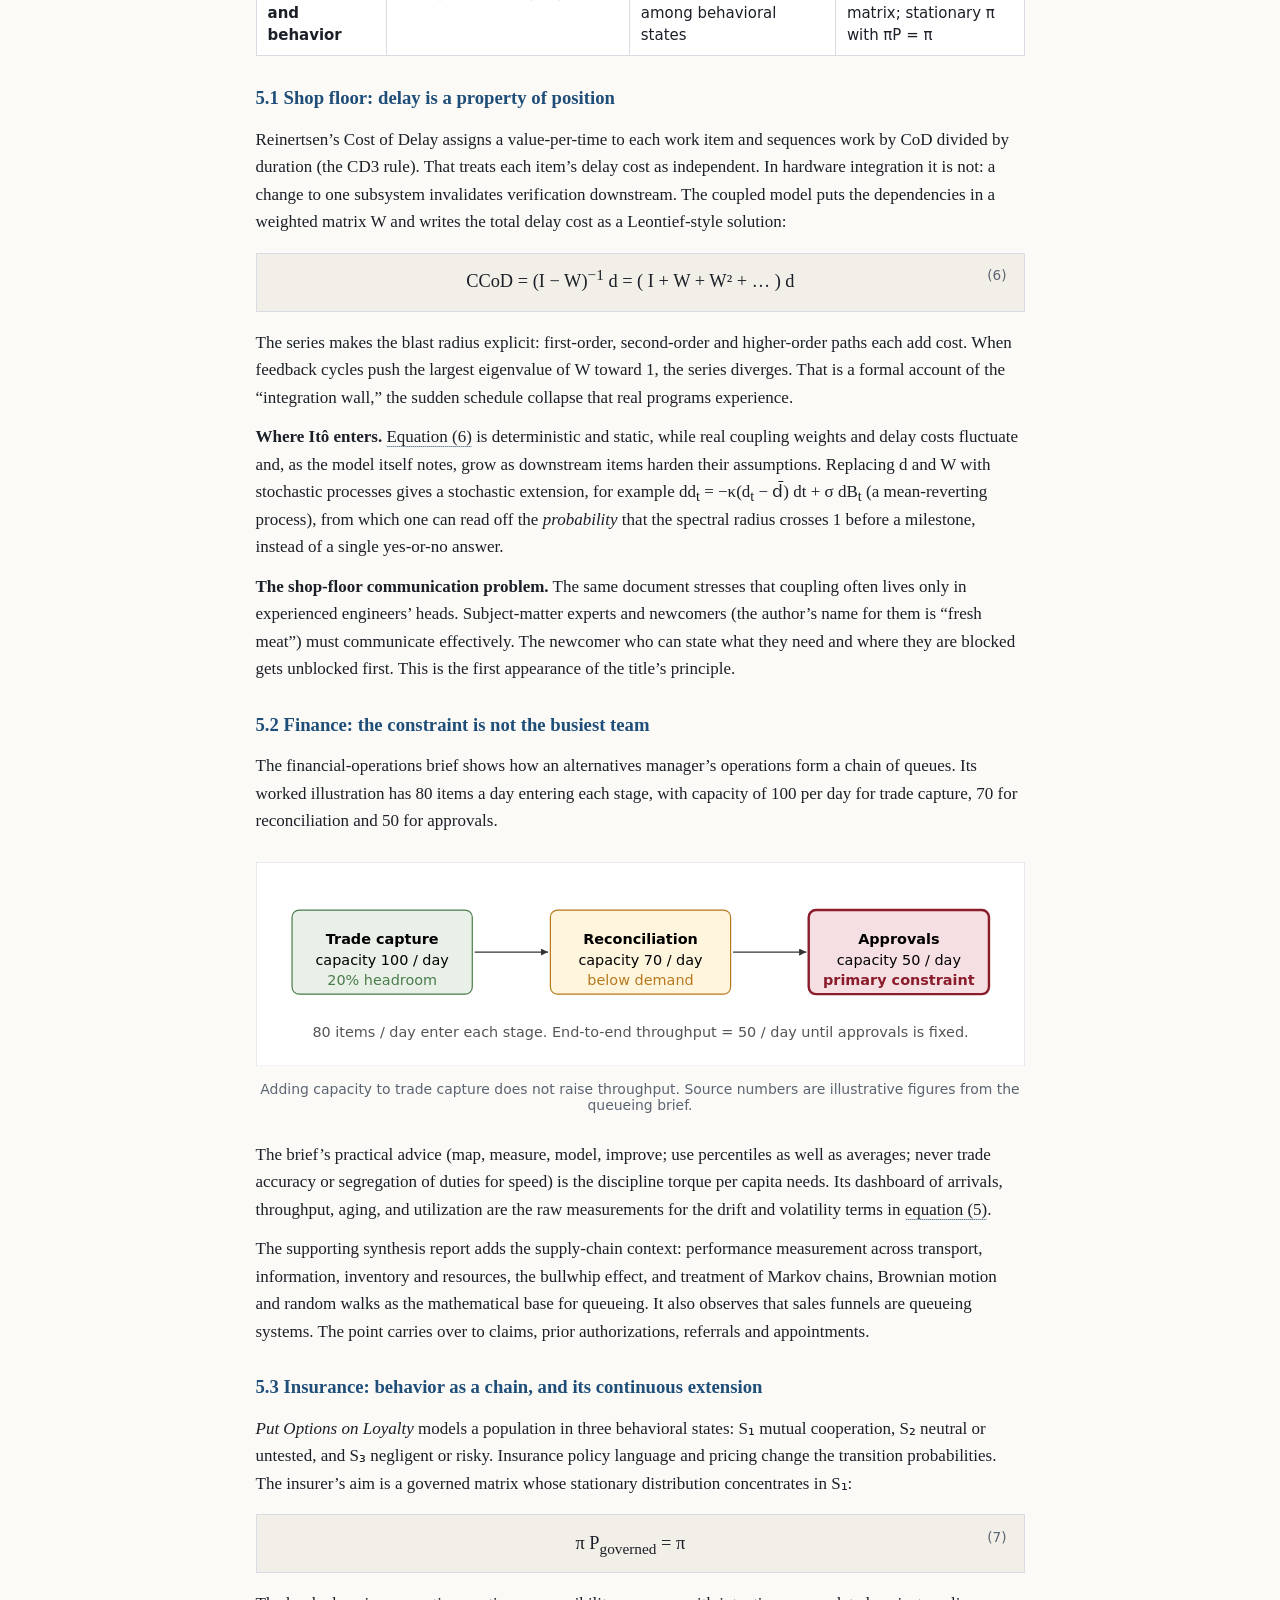
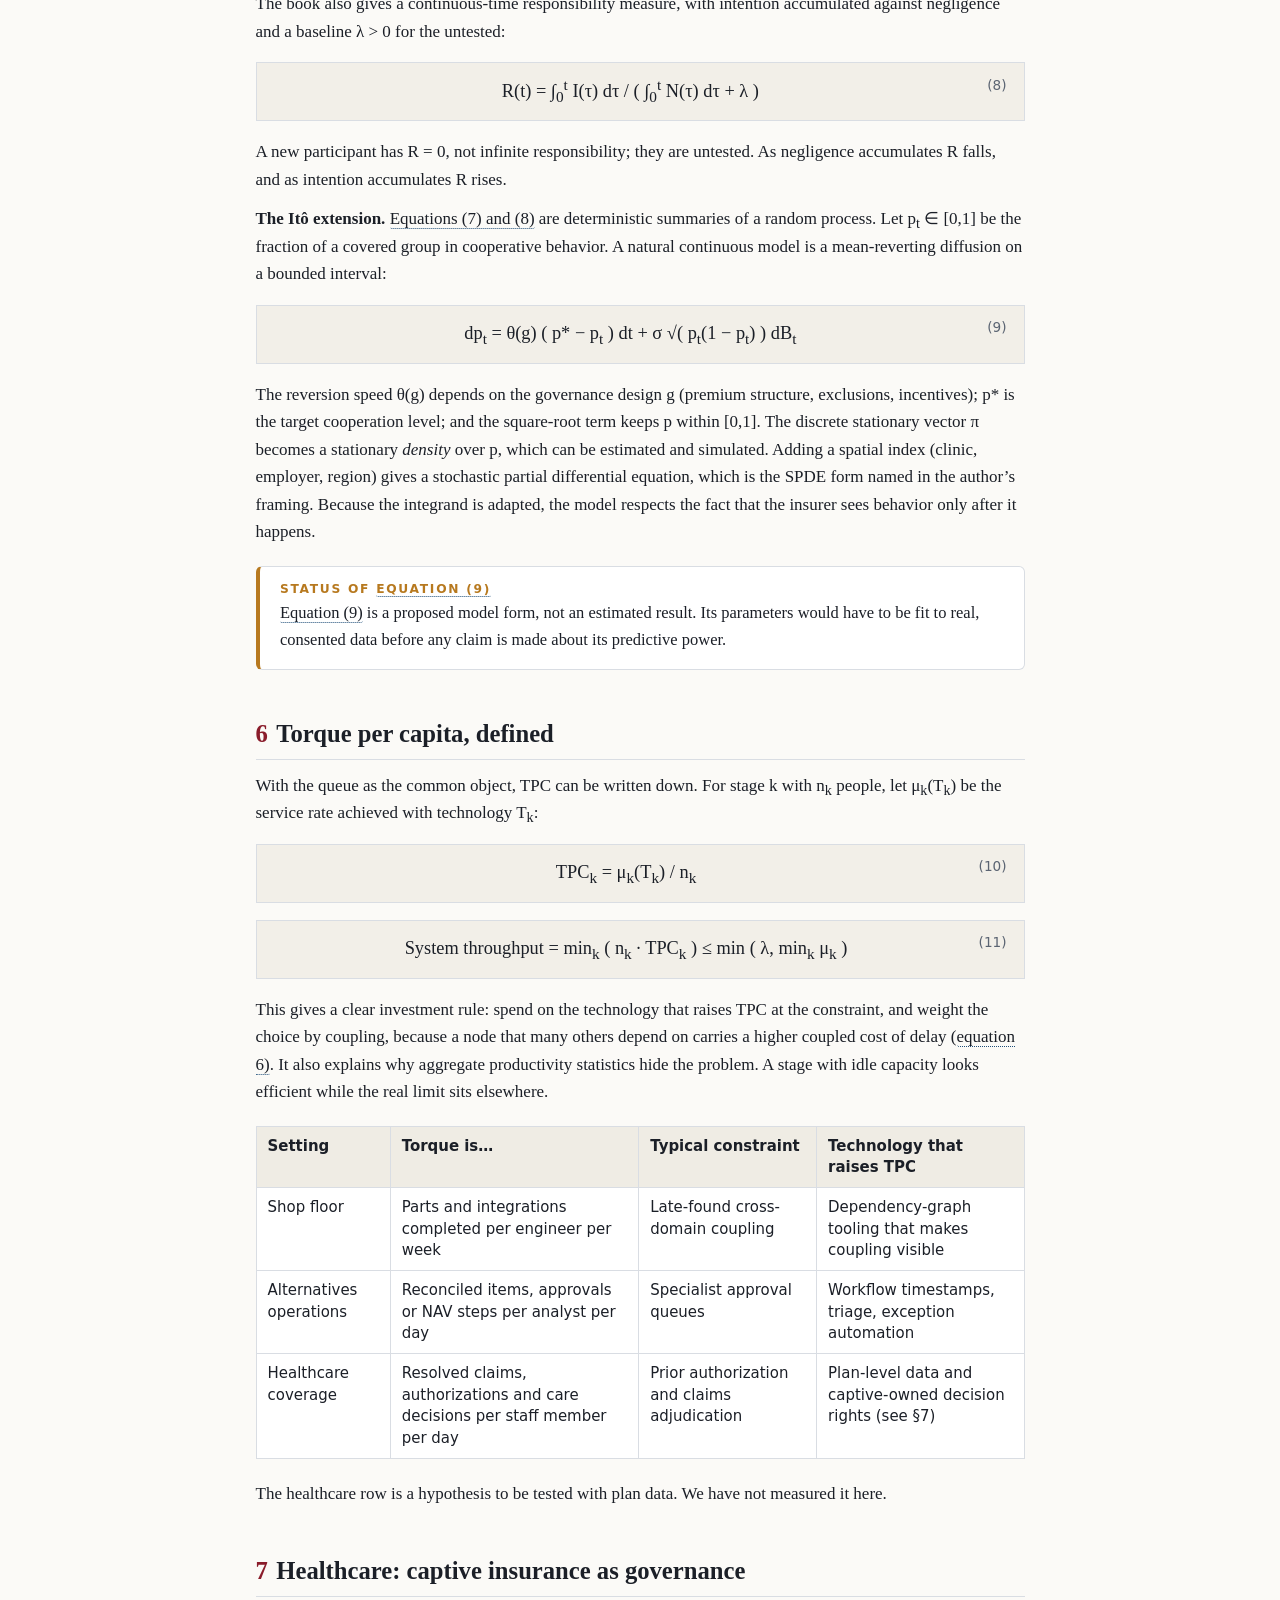
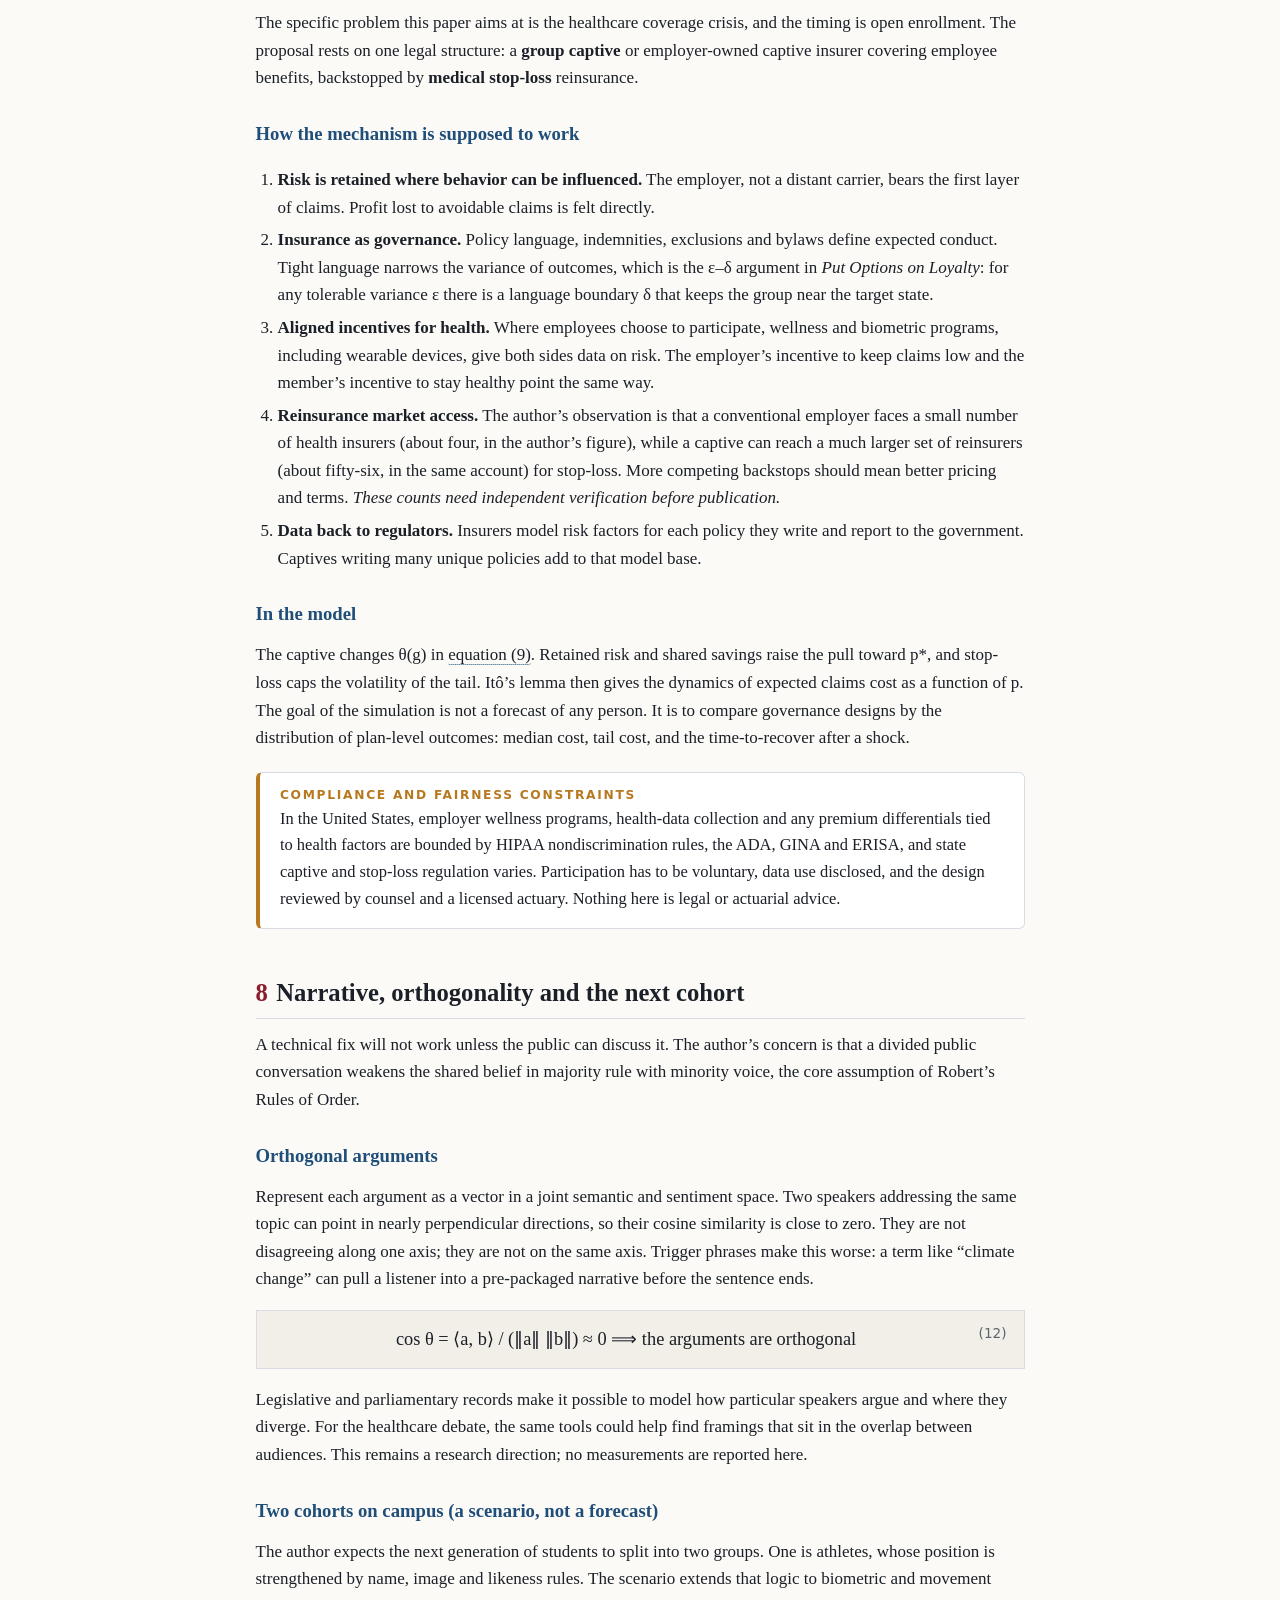
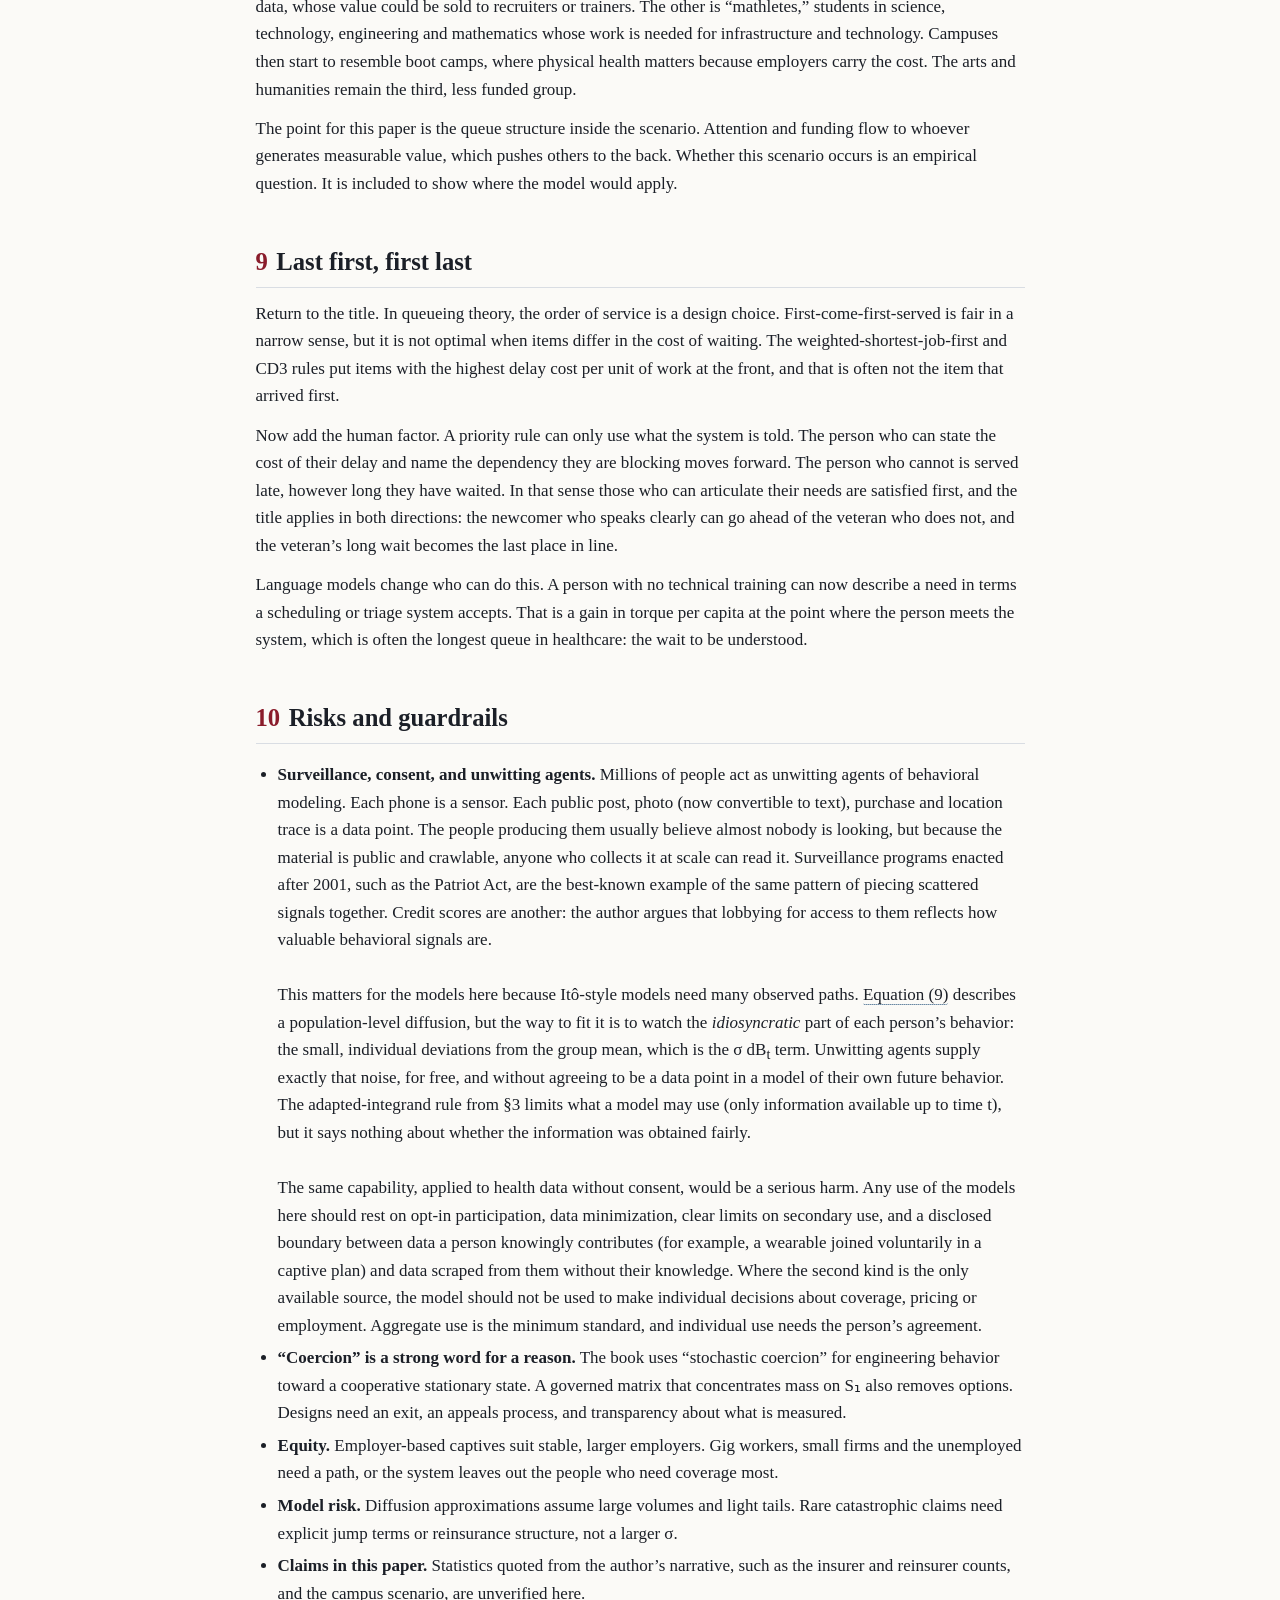
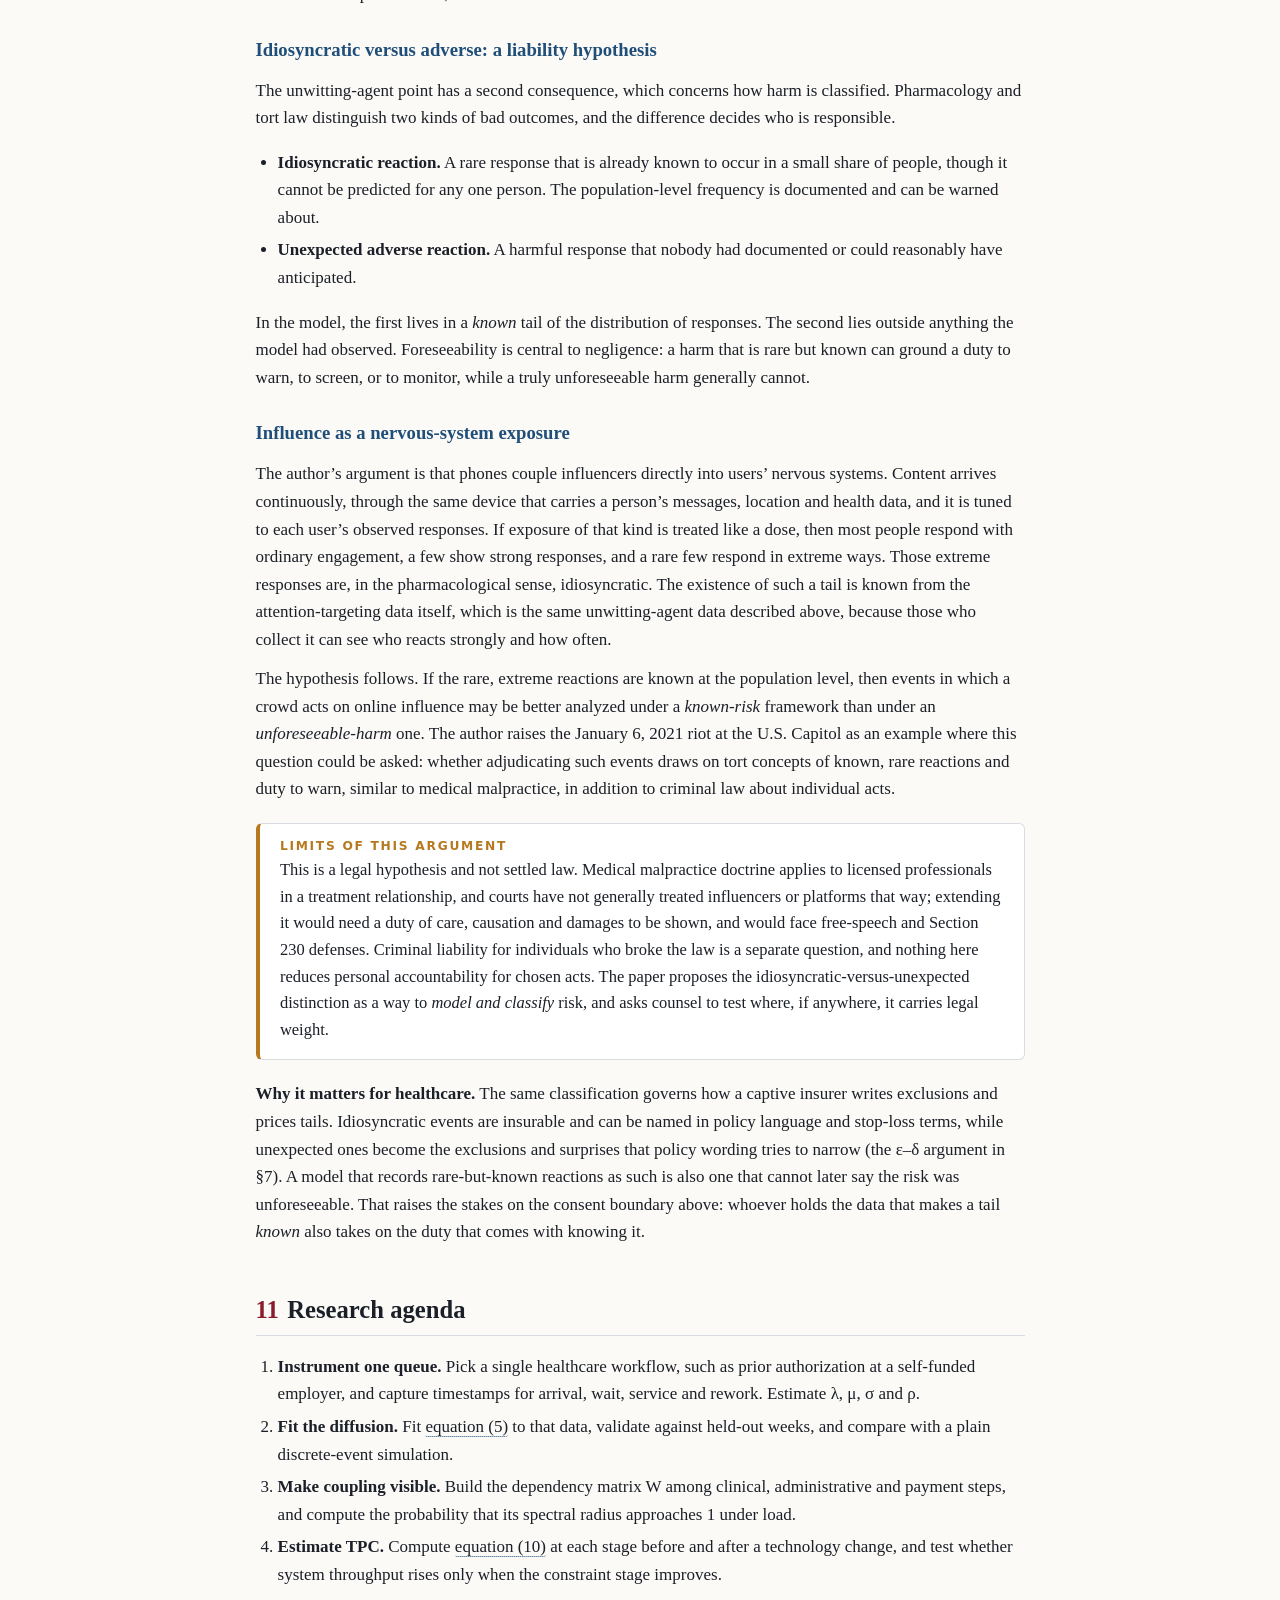
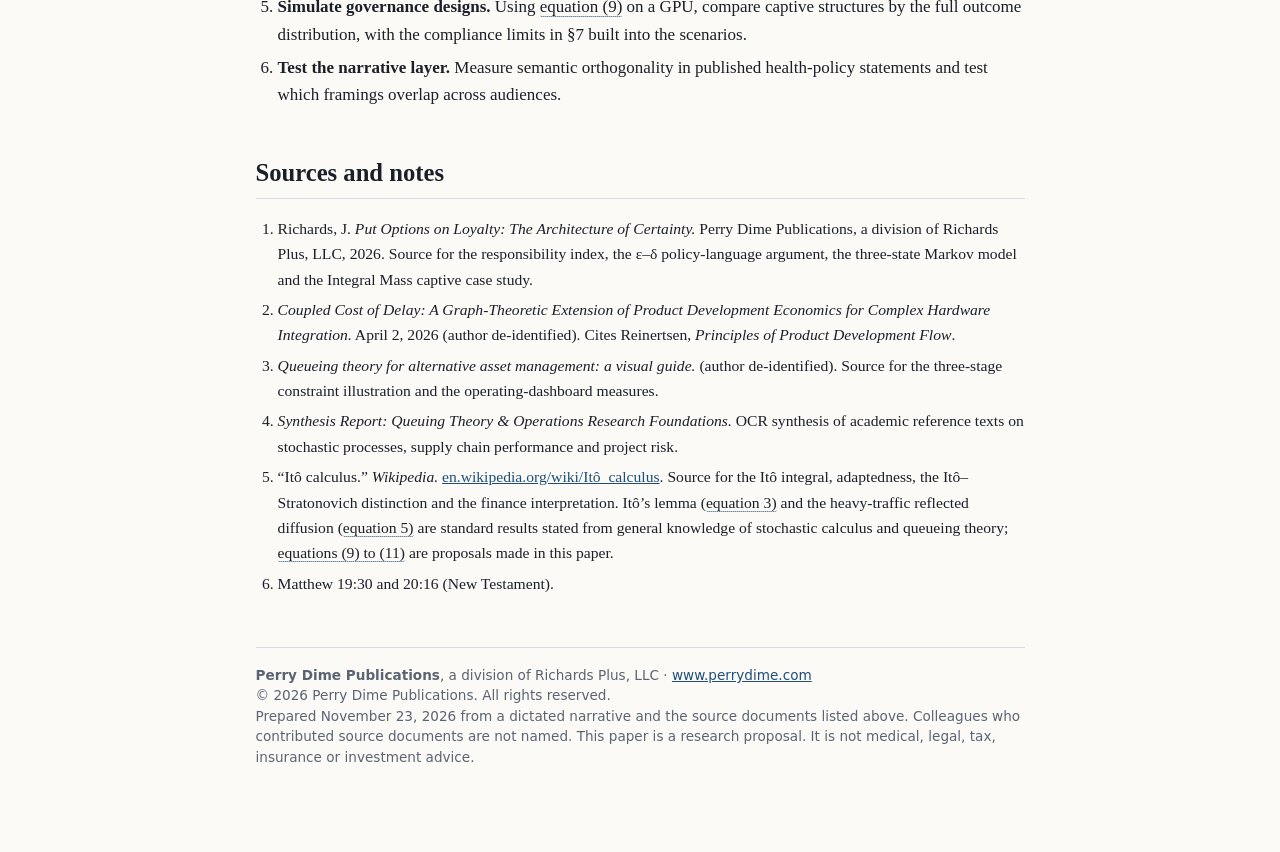
<file: paper/The-Last-Will-Be-First_White-Paper.html>
<!DOCTYPE html>
<html lang="en">
<head>
<meta charset="utf-8">
<meta name="viewport" content="width=device-width, initial-scale=1">
<title>Perry Dime Publications · The Last Will Be First and the First Will Be Last — Itô Calculus, Queueing, and Torque per Capita</title>
<style>
  :root{
    --ink:#1b1f27; --muted:#5b6472; --rule:#d9dde3; --accent:#8a1c2b; --accent2:#1f4e79;
    --bg:#fbfaf7; --card:#ffffff; --code:#f2efe8;
  }
  *{box-sizing:border-box}
  html{font-size:17px}
  body{margin:0;background:var(--bg);color:var(--ink);font-family:Georgia,"Times New Roman",serif;line-height:1.62}
  .page{max-width:820px;margin:0 auto;padding:3.5rem 1.5rem 5rem}
  header.title{border-bottom:3px double var(--ink);padding-bottom:1.6rem;margin-bottom:2rem}
  header.title{display:flex;gap:1.6rem;align-items:flex-start;justify-content:space-between}
  header.title .txt{flex:1}
  .logo{width:150px;height:auto;flex:none;border-radius:50%;margin-top:.2rem}
  .kicker{font:600 .75rem/1 system-ui,sans-serif;letter-spacing:.18em;text-transform:uppercase;color:var(--accent)}
  h1{font-size:2.35rem;line-height:1.15;margin:.7rem 0 .5rem}
  .subtitle{font-size:1.15rem;color:var(--muted);font-style:italic;margin:0 0 1.2rem}
  .meta{font:.85rem/1.5 system-ui,sans-serif;color:var(--muted)}
  h2{font-size:1.45rem;margin:2.6rem 0 .6rem;border-bottom:1px solid var(--rule);padding-bottom:.3rem}
  h2 .n{color:var(--accent);margin-right:.5rem}
  h3{font-size:1.1rem;margin:1.6rem 0 .3rem;color:var(--accent2)}
  p{margin:.7rem 0}
  .abstract{background:var(--card);border-left:4px solid var(--accent);padding:1rem 1.3rem;margin:1.5rem 0}
  .abstract h2{border:0;margin:0 0 .3rem;font-size:1rem;letter-spacing:.1em;text-transform:uppercase;font-family:system-ui,sans-serif}
  .eq{background:var(--code);border:1px solid var(--rule);padding:.8rem 1rem;margin:1rem 0;text-align:center;font-size:1.08rem;overflow-x:auto;font-family:"Cambria Math","STIX Two Math",Georgia,serif}
  .eq .tag{float:right;color:var(--muted);font:.8rem system-ui,sans-serif}
  .callout{background:var(--card);border:1px solid var(--rule);border-radius:6px;padding:.9rem 1.2rem;margin:1.2rem 0;font-size:.97rem}
  .callout b.h{display:block;font:700 .72rem system-ui,sans-serif;letter-spacing:.14em;text-transform:uppercase;color:var(--accent2);margin-bottom:.2rem}
  .callout.warn{border-left:4px solid #b7791f}
  .callout.warn b.h{color:#b7791f}
  blockquote{margin:1.2rem 0;padding:.2rem 1.2rem;border-left:3px solid var(--accent);font-style:italic;color:#333}
  table{border-collapse:collapse;width:100%;margin:1.2rem 0;font:.88rem/1.45 system-ui,sans-serif;background:var(--card)}
  th,td{border:1px solid var(--rule);padding:.5rem .65rem;text-align:left;vertical-align:top}
  th{background:#efece4}
  figure{margin:1.6rem 0;text-align:center}
  figcaption{font:.82rem system-ui,sans-serif;color:var(--muted);margin-top:.4rem}
  svg text{font-family:system-ui,sans-serif}
  ul,ol{padding-left:1.3rem}
  li{margin:.3rem 0}
  .toc{font:.92rem system-ui,sans-serif;columns:2;column-gap:2rem;margin:1.5rem 0}
  .toc a{color:var(--accent2);text-decoration:none}
  .toc a:hover{text-decoration:underline}
  .toc div{margin:.15rem 0}
  sub,sup{line-height:0}
  .refs li{font-size:.92rem}
  a{color:var(--accent2)}
  footer{margin-top:3rem;border-top:1px solid var(--rule);padding-top:1rem;font:.8rem/1.5 system-ui,sans-serif;color:var(--muted)}

  /* ---- equation hover: references to an equation show it in a popover ---- */
  @media screen{
    .eqref{border-bottom:1.5px dotted var(--accent2);cursor:help;color:inherit;border-radius:2px}
    .eqref:hover,.eqref:focus,.eqref.on{background:#e6eef6;outline:none}
    .eq.flash{animation:eqflash 1.6s ease-out}
    @keyframes eqflash{0%{background:#ffe9a8;box-shadow:0 0 0 4px #ffe9a8}100%{background:var(--code);box-shadow:none}}
  }
  .eq-pop{position:fixed;z-index:60;left:0;top:0;visibility:hidden;opacity:0;transition:opacity .12s;max-width:min(440px,92vw);background:#fff;border:1px solid var(--rule);border-top:3px solid var(--accent2);border-radius:6px;box-shadow:0 8px 28px rgba(15,31,61,.22);padding:.55rem .75rem .65rem;font:.85rem/1.4 system-ui,sans-serif}
  .eq-pop.show{visibility:visible;opacity:1}
  .eq-pop .pi{margin:.1rem 0 .35rem}
  .eq-pop .pi+.pi{border-top:1px dashed var(--rule);padding-top:.45rem}
  .eq-pop .pl{display:flex;justify-content:space-between;align-items:baseline;gap:.8rem;font-weight:700;color:var(--accent2);margin-bottom:.2rem}
  .eq-pop .pl a{font-weight:600;font-size:.78rem;color:var(--accent);text-decoration:none;white-space:nowrap}
  .eq-pop .pl a:hover{text-decoration:underline}
  .eq-pop .eq{margin:0;font-size:1rem;padding:.5rem .6rem;text-align:left;overflow-x:auto}
  .eq-pop .hint{font-size:.72rem;color:var(--muted);margin-top:.2rem}
  @page{size:Letter;margin:0.85in 0.9in 0.9in 0.9in}
  @media print{
    html{font-size:11pt}
    body{background:#fff;-webkit-print-color-adjust:exact;print-color-adjust:exact}
    .page{max-width:none;padding:0;margin:0}
    header.title{margin-top:0}
    h1{font-size:26pt}
    h2,h3{break-after:avoid;page-break-after:avoid}
    p,li{orphans:3;widows:3}
    figure,.callout,.eq,table,.abstract,blockquote,tr,svg{break-inside:avoid;page-break-inside:avoid}
    .eq{overflow:visible;white-space:normal;overflow-wrap:anywhere;padding:.6rem .8rem}
    .eq .tag{float:none;display:block;text-align:right}
    table{table-layout:auto;word-break:normal;overflow-wrap:anywhere}
    svg{max-width:100%;height:auto}
    figure svg{max-width:82%}
    .logo{width:112px}
    h1{font-size:23pt;margin:.4rem 0 .3rem}
    .subtitle{font-size:1rem;margin-bottom:.6rem}
    header.title{padding-bottom:.9rem;margin-bottom:1rem}
    .meta{font-size:.78rem;line-height:1.4}
    .abstract{padding:.7rem 1.1rem;margin:1rem 0}
    .abstract p{font-size:.9rem;line-height:1.48;margin:.45rem 0}
    .toc{display:grid;grid-template-columns:1fr 1fr;column-gap:2rem;columns:auto;margin:1rem 0 0;break-inside:avoid;page-break-inside:avoid}
    a{color:var(--accent2);text-decoration:none}
    .toc{break-after:page;page-break-after:always}
    .tscroll{overflow:visible;margin:0}
    .eq-pop{display:none!important}
    .eqref{border:0}
    .pipe-m{display:none!important}
  }
  html{-webkit-text-size-adjust:100%;text-size-adjust:100%}
  img,svg{max-width:100%}
  .pipe-m{display:none;margin:1rem auto;max-width:420px;text-align:center}
  .pipe-m .pbox{border:2px solid;border-radius:8px;padding:.6rem .8rem;font:.9rem/1.4 system-ui,sans-serif}
  .pipe-m .pbox b{display:block;font-size:1rem}
  .pipe-m .pbox span{display:block}
  .pipe-m .pbox em{display:block;font-style:normal;font-weight:600}
  .pipe-m .ok{background:#e8f0e8;border-color:#4a7c4a}.pipe-m .ok em{color:#4a7c4a}
  .pipe-m .mid{background:#fff4dc;border-color:#b7791f}.pipe-m .mid em{color:#b7791f}
  .pipe-m .bad{background:#f6dfe2;border-color:#8a1c2b}.pipe-m .bad em{color:#8a1c2b}
  .pipe-m .parrow{font-size:1.4rem;line-height:1.3;color:#333}
  .pipe-m .pnote{font:.8rem/1.4 system-ui,sans-serif;color:var(--muted);margin-top:.6rem}
  @media screen and (max-width:760px){
    html{font-size:16px}
    .page{padding:1.4rem 1rem 3rem}
    /* logo on top, title block below */
    header.title{flex-direction:column-reverse;align-items:flex-start;gap:.9rem}
    .logo{width:92px}
    h1{font-size:1.75rem}
    .subtitle{font-size:1.02rem}
    h2{font-size:1.28rem;margin-top:2rem}
    h3{font-size:1.05rem}
    .meta{font-size:.8rem}
    .abstract{padding:.8rem 1rem;margin:1.2rem 0}
    .toc{columns:1}
    .eq{font-size:.95rem;padding:.65rem .7rem;text-align:left;overflow-x:auto}
    .eq .tag{float:none;display:block;text-align:right;margin-top:.2rem}
    .callout{padding:.7rem .9rem;font-size:.95rem}
    blockquote{margin:1rem 0;padding:.1rem .9rem}
    /* tables restack into cards so every column fits the screen; no sideways scrolling */
    .tscroll{overflow:visible;margin:1rem 0}
    table.stack{min-width:0;border:0;background:none;font-size:.9rem}
    table.stack thead{display:none}
    table.stack tbody,table.stack tr,table.stack td{display:block}
    table.stack tr{background:#fff;border:1px solid var(--rule);border-radius:6px;margin:0 0 .7rem;padding:.45rem .8rem}
    table.stack td{border:0;border-bottom:1px dashed #e6e6e6;padding:.35rem 0}
    table.stack td:last-child{border-bottom:0}
    table.stack td::before{content:attr(data-label);display:block;font:700 .66rem system-ui,sans-serif;letter-spacing:.09em;text-transform:uppercase;color:var(--muted);margin-bottom:.1rem}
    table.stack td:first-child{font-size:1rem}
    table.stack td:first-child::before{display:none}
    /* diagrams fit the width; text inside is enlarged so it stays readable when scaled down */
    figure svg{min-width:0;width:100%;height:auto}
    figure.fig-wait svg text{font-size:15px}
    .svg-d{display:none}
    .pipe-m{display:block}
    footer{font-size:.78rem}
  }
  @media screen and (max-width:380px){.logo{width:76px}h1{font-size:1.55rem}}
</style>
</head>
<body>
<div class="page">

<header class="title">
  <div class="txt">
  <div class="kicker">Perry Dime Publications · White Paper</div>
  <h1>The Last Will Be First and the First Will Be Last</h1>
  <p class="subtitle">Itô calculus, queueing theory, and a case for <em>torque per capita</em> as the North Star KPI for repairing the healthcare system</p>
  <div class="meta">Jefferson Richards · November 23, 2026<br>
  Published by Perry Dime Publications, a division of Richards Plus, LLC · <a href="https://www.perrydime.com">www.perrydime.com</a><br>
  Draws on: <em>Put Options on Loyalty: The Architecture of Certainty</em> (Perry Dime Publications, 2026); <em>Coupled Cost of Delay</em> (shop-floor queueing); a financial-operations queueing brief; a queueing-theory synthesis report; and the Itô calculus literature.</div>
  </div>
  <a href="https://www.perrydime.com"><img class="logo" src="[data-uri]" alt="Perry Dime Publications, a division of Richards Plus, LLC"></a>
</header>

<section class="abstract">
  <h2>Abstract</h2>
  <p>Every supply chain, trading desk, claims department and clinic is a system of queues. Work arrives, waits, is served, and leaves. Where the wait is longest, the system is constrained, and the people at that constraint decide how fast everything else can move. This paper proposes a single North Star KPI, <strong>torque per capita</strong>: the amount of constraint-clearing work each person in a queue can deliver per unit time, given the technology they have been handed.</p>
  <p>We argue that the mathematics to model such systems continuously has matured. Itô calculus replaces the discrete Markov chains used in queueing and behavioral models with stochastic differential equations, which GPUs can simulate as full distributions rather than point estimates. We connect this to three existing bodies of work, a shop-floor model of coupled delay, a financial-operations queueing brief, and a behavioral-insurance framework, and apply the result to the healthcare coverage crisis during open enrollment. The proposal is employer-sponsored <strong>captive insurance with medical stop-loss</strong> as a governance instrument that aligns incentives for health. The title is the organizing principle: in a queue served by those who can state their needs, the people who learn to articulate them move to the front.</p>
</section>

<nav class="toc" aria-label="Contents">
  <div><a href="#s1">1. Thesis and North Star KPI</a></div>
  <div><a href="#s2">2. Why now</a></div>
  <div><a href="#s3">3. Itô calculus in brief</a></div>
  <div><a href="#s4">4. From queues to diffusions</a></div>
  <div><a href="#s5">5. Three arenas, one queue</a></div>
  <div><a href="#s6">6. Torque per capita, defined</a></div>
  <div><a href="#s7">7. Healthcare: captive insurance as governance</a></div>
  <div><a href="#s8">8. Narrative, orthogonality and the next cohort</a></div>
  <div><a href="#s9">9. Last first, first last</a></div>
  <div><a href="#s10">10. Risks and guardrails</a></div>
  <div><a href="#s11">11. Research agenda</a></div>
  <div><a href="#s12">Sources and notes</a></div>
</nav>

<h2 id="s1"><span class="n">1</span>Thesis and North Star KPI</h2>
<blockquote>“But many that are first shall be last; and the last shall be first.” — Matthew 19:30 (see also Matthew 20:16)</blockquote>
<p>This paper reads that line as a statement about queues. It is also a statement about uncertainty. The author’s working framing is that the order of events in a complex system is governed by processes that are random in their detail and lawful in their aggregate. In mathematical terms, that is the territory of stochastic differential equations, and, once space is added, stochastic partial differential equations. We use this as a metaphor and a modeling program, not as a theological proof.</p>

<h3>Torque per capita</h3>
<p>Picture a machinist at a potter’s wheel, or at a CNC machine. Clay becomes a finished good only if torque is applied to the wheel. If the wheel does not turn, nothing reaches the next step in the supply chain. Torque per capita (TPC) generalizes this image. It measures how much work per unit time the people in each queue of a supply chain can apply, given the technology they are enabled with. It is a case for investing in the tools that increase that torque, because those tools free the bottlenecks that cap the whole chain.</p>

<div class="callout">
  <b class="h">Working definition</b>
  Torque per capita at a stage is the rate of value-moving work completed by one person at that stage, per unit time, at the quality the next stage requires. System torque is limited by the stage where it is lowest relative to demand.
</div>

<h2 id="s2"><span class="n">2</span>Why now</h2>
<p>Three developments make this the right moment to build the model.</p>
<ol>
  <li><strong>Itô calculus is getting attention.</strong> Kiyosi Itô’s stochastic calculus has long been the working language of mathematical finance (Black–Scholes) and stochastic differential equations. It is now also cited for applications in machine learning. Material that was scarce several years ago is now easy to find.</li>
  <li><strong>Probabilistic compute.</strong> GPUs do not only handle zeros and ones. They operate on continuous-valued arrays, so they can simulate thousands of random paths of a stochastic process in parallel and return the full distribution of outcomes, the “gray scale” between black and white.</li>
  <li><strong>Language models lower the cost of articulating a need.</strong> People without a science, technology, engineering or mathematics background can now state a need precisely enough for a system to act on it. That changes who gets served.</li>
</ol>
<p>The open <em>P versus NP</em> problem is relevant as context only. Queueing and scheduling problems are often computationally hard, and the interest in that question reflects a general push toward better tools for hard optimization. This paper makes no claim about its resolution.</p>

<h2 id="s3"><span class="n">3</span>Itô calculus in brief</h2>
<p>Itô calculus extends ordinary calculus to stochastic processes such as Brownian motion. Brownian paths are continuous but not differentiable anywhere and have infinite variation over any interval, so the standard Riemann integral does not apply. Itô’s construction defines the stochastic integral as a limit of Riemann sums, with the integrand evaluated at the <em>left</em> endpoint of each small interval:</p>
<div class="eq">Y<sub>t</sub> = ∫<sub>0</sub><sup>t</sup> H<sub>s</sub> dX<sub>s</sub><span class="tag">(1)</span></div>
<p>The integrand H must be <em>adapted</em>: its value at time t may depend only on information available up to time t. In finance, this is the rule “first decide what to do, then observe the price change.” It forbids clairvoyance, because a trading strategy cannot buy just before each uptick.</p>
<p>Two results matter here. First, a stochastic differential equation for a state variable X:</p>
<div class="eq">dX<sub>t</sub> = μ(X<sub>t</sub>, t) dt + σ(X<sub>t</sub>, t) dB<sub>t</sub><span class="tag">(2)</span></div>
<p>Second, <strong>Itô’s lemma</strong>, the change-of-variables rule. It differs from the ordinary chain rule because of a quadratic-variation term:</p>
<div class="eq">df(X<sub>t</sub>,t) = ( ∂f/∂t + μ ∂f/∂x + ½ σ² ∂²f/∂x² ) dt + σ ∂f/∂x dB<sub>t</sub><span class="tag">(3)</span></div>
<p>The Stratonovich integral is an alternative that evaluates the integrand at the midpoint, obeys the ordinary chain rule, and can be converted to and from the Itô form.</p>
<div class="callout">
  <b class="h">Why adaptedness matters beyond finance</b>
  A manager, a clinician, or an insurer also acts on information available now and then observes what follows. Any model of behavior or flow that lets a decision-maker see the future overstates what is achievable. The adapted-integrand rule is a built-in honesty check for the models in this paper.
</div>

<h2 id="s4"><span class="n">4</span>From queues to diffusions</h2>
<p>A queue is the simplest system in which waiting has a price. The standard measures are arrival rate λ, service rate μ, utilization ρ = λ/μ, and work in progress (WIP). Little’s Law ties them together:</p>
<div class="eq">L = λ × W<span class="tag">(4)</span></div>
<p>Average backlog equals throughput times time in the system. A team that completes 40 tasks a day, with each item spending two days in the process, holds about 80 items in progress. As utilization approaches 100%, waiting time rises sharply. In a basic single-server queue the expected wait grows in proportion to 1/(1 − ρ).</p>

<figure class="fig-wait">
<svg viewBox="0 0 560 280" width="100%" role="img" aria-label="Waiting time rises sharply as utilization approaches 100 percent">
  <rect x="0" y="0" width="560" height="280" fill="#fff" stroke="#d9dde3"/>
  <line x1="60" y1="230" x2="520" y2="230" stroke="#333"/>
  <line x1="60" y1="230" x2="60" y2="25" stroke="#333"/>
  <path d="M60,222 C200,214 320,196 400,170 C450,150 480,100 500,28" fill="none" stroke="#8a1c2b" stroke-width="3"/>
  <line x1="500" y1="230" x2="500" y2="25" stroke="#999" stroke-dasharray="4 4"/>
  <text x="290" y="262" font-size="12" text-anchor="middle" fill="#333">Utilization ρ = λ / μ</text>
  <text x="18" y="130" font-size="12" text-anchor="middle" fill="#333" transform="rotate(-90 18 130)">Expected wait</text>
  <text x="60" y="246" font-size="11" text-anchor="middle" fill="#555">0%</text>
  <text x="290" y="246" font-size="11" text-anchor="middle" fill="#555">50%</text>
  <text x="500" y="246" font-size="11" text-anchor="middle" fill="#555">100%</text>
  <text x="486" y="44" font-size="11" fill="#555" text-anchor="end">no buffer left for</text>
  <text x="486" y="58" font-size="11" fill="#555" text-anchor="end">exceptions or surges</text>
</svg>
<figcaption>Illustrative shape of waiting time against utilization. The curve is schematic, not fitted to data.</figcaption>
</figure>

<h3>The step to continuous models</h3>
<p>Most queueing and behavioral models are written as Markov chains: the system sits in one of a countable set of states and jumps between them with fixed probabilities. When volumes are large, a standard approximation replaces the jumpy count of items in the queue with a continuous diffusion that is kept from going negative by a reflecting boundary at zero:</p>
<div class="eq">dQ<sub>t</sub> = (λ − μ) dt + σ dB<sub>t</sub> + dL<sub>t</sub><span class="tag">(5)</span></div>
<p>Here Q is the queue length, σ captures variability in arrivals and service, and L is the local-time term that pushes Q back whenever it hits zero. This is the heavy-traffic diffusion approximation from classical queueing theory. It turns a table of transition probabilities into a small number of parameters, a drift (λ − μ) and a volatility σ, that can be estimated from timestamps and simulated at scale. Itô’s lemma then gives the dynamics of any smooth function of the state, such as expected cost of waiting.</p>

<h2 id="s5"><span class="n">5</span>Three arenas, one queue</h2>
<p>The three source documents look at the same structure from three angles. In each, work or risk arrives, waits, and moves on, and a few constrained nodes govern the whole.</p>
<div class="tscroll"><table class="stack">
  <thead><tr><th>Arena</th><th>Source</th><th>What queues</th><th>Core mathematics</th></tr></thead>
  <tbody>
    <tr><td data-label="Arena"><strong>Shop floor</strong></td><td data-label="Source"><em>Coupled Cost of Delay</em> (a hardware-integration colleague, de-identified)</td><td data-label="What queues">Engineering tasks coupled by interfaces and dependencies</td><td data-label="Core mathematics">CCoD = (I − W)<sup>−1</sup> d; spectral radius of W</td></tr>
    <tr><td data-label="Arena"><strong>Finance</strong></td><td data-label="Source">Queueing brief for alternative-asset operations (a financial-operations colleague, de-identified)</td><td data-label="What queues">Trades, reconciliations, NAV, KYC, approvals</td><td data-label="Core mathematics">λ, μ, ρ, WIP, Little’s Law; constraint analysis</td></tr>
    <tr><td data-label="Arena"><strong>Insurance and behavior</strong></td><td data-label="Source"><em>Put Options on Loyalty</em></td><td data-label="What queues">Individuals moving among behavioral states</td><td data-label="Core mathematics">Markov transition matrix; stationary π with πP = π</td></tr>
  </tbody>
</table></div>

<h3>5.1 Shop floor: delay is a property of position</h3>
<p>Reinertsen’s Cost of Delay assigns a value-per-time to each work item and sequences work by CoD divided by duration (the CD3 rule). That treats each item’s delay cost as independent. In hardware integration it is not: a change to one subsystem invalidates verification downstream. The coupled model puts the dependencies in a weighted matrix W and writes the total delay cost as a Leontief-style solution:</p>
<div class="eq">CCoD = (I − W)<sup>−1</sup> d = ( I + W + W² + … ) d<span class="tag">(6)</span></div>
<p>The series makes the blast radius explicit: first-order, second-order and higher-order paths each add cost. When feedback cycles push the largest eigenvalue of W toward 1, the series diverges. That is a formal account of the “integration wall,” the sudden schedule collapse that real programs experience.</p>
<p><strong>Where Itô enters.</strong> Equation (6) is deterministic and static, while real coupling weights and delay costs fluctuate and, as the model itself notes, grow as downstream items harden their assumptions. Replacing d and W with stochastic processes gives a stochastic extension, for example dd<sub>t</sub> = −κ(d<sub>t</sub> − d̄) dt + σ dB<sub>t</sub> (a mean-reverting process), from which one can read off the <em>probability</em> that the spectral radius crosses 1 before a milestone, instead of a single yes-or-no answer.</p>
<p><strong>The shop-floor communication problem.</strong> The same document stresses that coupling often lives only in experienced engineers’ heads. Subject-matter experts and newcomers (the author’s name for them is “fresh meat”) must communicate effectively. The newcomer who can state what they need and where they are blocked gets unblocked first. This is the first appearance of the title’s principle.</p>

<h3>5.2 Finance: the constraint is not the busiest team</h3>
<p>The financial-operations brief shows how an alternatives manager’s operations form a chain of queues. Its worked illustration has 80 items a day entering each stage, with capacity of 100 per day for trade capture, 70 for reconciliation and 50 for approvals.</p>

<figure>
<div class="svg-d">
<svg viewBox="0 0 640 170" width="100%" role="img" aria-label="Three-stage pipeline with demand of 80 per day and capacities of 100, 70 and 50">
  <rect width="640" height="170" fill="#fff" stroke="#d9dde3"/>
  <g font-size="12" text-anchor="middle">
    <rect x="30" y="40" width="150" height="70" rx="6" fill="#e8f0e8" stroke="#4a7c4a"/>
    <text x="105" y="68" font-weight="700">Trade capture</text><text x="105" y="86">capacity 100 / day</text><text x="105" y="102" fill="#4a7c4a">20% headroom</text>
    <rect x="245" y="40" width="150" height="70" rx="6" fill="#fff4dc" stroke="#b7791f"/>
    <text x="320" y="68" font-weight="700">Reconciliation</text><text x="320" y="86">capacity 70 / day</text><text x="320" y="102" fill="#b7791f">below demand</text>
    <rect x="460" y="40" width="150" height="70" rx="6" fill="#f6dfe2" stroke="#8a1c2b" stroke-width="2"/>
    <text x="535" y="68" font-weight="700">Approvals</text><text x="535" y="86">capacity 50 / day</text><text x="535" y="102" fill="#8a1c2b" font-weight="700">primary constraint</text>
    <path d="M182,75 L243,75" stroke="#333" marker-end="url(#a)"/><path d="M397,75 L458,75" stroke="#333" marker-end="url(#a)"/>
    <text x="320" y="146" fill="#555">80 items / day enter each stage. End-to-end throughput = 50 / day until approvals is fixed.</text>
  </g>
  <defs><marker id="a" markerWidth="8" markerHeight="8" refX="6" refY="3" orient="auto"><path d="M0,0 L6,3 L0,6 z" fill="#333"/></marker></defs>
</svg>
</div>
<div class="pipe-m" role="img" aria-label="Three-stage pipeline with demand of 80 per day and capacities of 100, 70 and 50">
  <div class="pbox ok"><b>Trade capture</b><span>capacity 100 / day</span><em>20% headroom</em></div>
  <div class="parrow">&#8595;</div>
  <div class="pbox mid"><b>Reconciliation</b><span>capacity 70 / day</span><em>below demand</em></div>
  <div class="parrow">&#8595;</div>
  <div class="pbox bad"><b>Approvals</b><span>capacity 50 / day</span><em>primary constraint</em></div>
  <div class="pnote">80 items / day enter each stage. End-to-end throughput = 50 / day until approvals is fixed.</div>
</div>
<figcaption>Adding capacity to trade capture does not raise throughput. Source numbers are illustrative figures from the queueing brief.</figcaption>
</figure>

<p>The brief’s practical advice (map, measure, model, improve; use percentiles as well as averages; never trade accuracy or segregation of duties for speed) is the discipline torque per capita needs. Its dashboard of arrivals, throughput, aging, and utilization are the raw measurements for the drift and volatility terms in equation (5).</p>
<p>The supporting synthesis report adds the supply-chain context: performance measurement across transport, information, inventory and resources, the bullwhip effect, and treatment of Markov chains, Brownian motion and random walks as the mathematical base for queueing. It also observes that sales funnels are queueing systems. The point carries over to claims, prior authorizations, referrals and appointments.</p>

<h3>5.3 Insurance: behavior as a chain, and its continuous extension</h3>
<p><em>Put Options on Loyalty</em> models a population in three behavioral states: S₁ mutual cooperation, S₂ neutral or untested, and S₃ negligent or risky. Insurance policy language and pricing change the transition probabilities. The insurer’s aim is a governed matrix whose stationary distribution concentrates in S₁:</p>
<div class="eq">π P<sub>governed</sub> = π<span class="tag">(7)</span></div>
<p>The book also gives a continuous-time responsibility measure, with intention accumulated against negligence and a baseline λ &gt; 0 for the untested:</p>
<div class="eq">R(t) = ∫<sub>0</sub><sup>t</sup> I(τ) dτ  /  ( ∫<sub>0</sub><sup>t</sup> N(τ) dτ + λ )<span class="tag">(8)</span></div>
<p>A new participant has R = 0, not infinite responsibility; they are untested. As negligence accumulates R falls, and as intention accumulates R rises.</p>
<p><strong>The Itô extension.</strong> Equations (7) and (8) are deterministic summaries of a random process. Let p<sub>t</sub> ∈ [0,1] be the fraction of a covered group in cooperative behavior. A natural continuous model is a mean-reverting diffusion on a bounded interval:</p>
<div class="eq">dp<sub>t</sub> = θ(g) ( p* − p<sub>t</sub> ) dt + σ √( p<sub>t</sub>(1 − p<sub>t</sub>) ) dB<sub>t</sub><span class="tag">(9)</span></div>
<p>The reversion speed θ(g) depends on the governance design g (premium structure, exclusions, incentives); p* is the target cooperation level; and the square-root term keeps p within [0,1]. The discrete stationary vector π becomes a stationary <em>density</em> over p, which can be estimated and simulated. Adding a spatial index (clinic, employer, region) gives a stochastic partial differential equation, which is the SPDE form named in the author’s framing. Because the integrand is adapted, the model respects the fact that the insurer sees behavior only after it happens.</p>
<div class="callout warn">
  <b class="h">Status of equation (9)</b>
  Equation (9) is a proposed model form, not an estimated result. Its parameters would have to be fit to real, consented data before any claim is made about its predictive power.
</div>

<h2 id="s6"><span class="n">6</span>Torque per capita, defined</h2>
<p>With the queue as the common object, TPC can be written down. For stage k with n<sub>k</sub> people, let μ<sub>k</sub>(T<sub>k</sub>) be the service rate achieved with technology T<sub>k</sub>:</p>
<div class="eq">TPC<sub>k</sub> = μ<sub>k</sub>(T<sub>k</sub>) / n<sub>k</sub><span class="tag">(10)</span></div>
<div class="eq">System throughput = min<sub>k</sub> ( n<sub>k</sub> · TPC<sub>k</sub> )  ≤  min ( λ, min<sub>k</sub> μ<sub>k</sub> )<span class="tag">(11)</span></div>
<p>This gives a clear investment rule: spend on the technology that raises TPC at the constraint, and weight the choice by coupling, because a node that many others depend on carries a higher coupled cost of delay (equation 6). It also explains why aggregate productivity statistics hide the problem. A stage with idle capacity looks efficient while the real limit sits elsewhere.</p>

<div class="tscroll"><table class="stack">
  <thead><tr><th>Setting</th><th>Torque is…</th><th>Typical constraint</th><th>Technology that raises TPC</th></tr></thead>
  <tbody>
    <tr><td data-label="Setting">Shop floor</td><td data-label="Torque is…">Parts and integrations completed per engineer per week</td><td data-label="Typical constraint">Late-found cross-domain coupling</td><td data-label="Technology that raises TPC">Dependency-graph tooling that makes coupling visible</td></tr>
    <tr><td data-label="Setting">Alternatives operations</td><td data-label="Torque is…">Reconciled items, approvals or NAV steps per analyst per day</td><td data-label="Typical constraint">Specialist approval queues</td><td data-label="Technology that raises TPC">Workflow timestamps, triage, exception automation</td></tr>
    <tr><td data-label="Setting">Healthcare coverage</td><td data-label="Torque is…">Resolved claims, authorizations and care decisions per staff member per day</td><td data-label="Typical constraint">Prior authorization and claims adjudication</td><td data-label="Technology that raises TPC">Plan-level data and captive-owned decision rights (see §7)</td></tr>
  </tbody>
</table></div>
<p>The healthcare row is a hypothesis to be tested with plan data. We have not measured it here.</p>

<h2 id="s7"><span class="n">7</span>Healthcare: captive insurance as governance</h2>
<p>The specific problem this paper aims at is the healthcare coverage crisis, and the timing is open enrollment. The proposal rests on one legal structure: a <strong>group captive</strong> or employer-owned captive insurer covering employee benefits, backstopped by <strong>medical stop-loss</strong> reinsurance.</p>

<h3>How the mechanism is supposed to work</h3>
<ol>
  <li><strong>Risk is retained where behavior can be influenced.</strong> The employer, not a distant carrier, bears the first layer of claims. Profit lost to avoidable claims is felt directly.</li>
  <li><strong>Insurance as governance.</strong> Policy language, indemnities, exclusions and bylaws define expected conduct. Tight language narrows the variance of outcomes, which is the ε–δ argument in <em>Put Options on Loyalty</em>: for any tolerable variance ε there is a language boundary δ that keeps the group near the target state.</li>
  <li><strong>Aligned incentives for health.</strong> Where employees choose to participate, wellness and biometric programs, including wearable devices, give both sides data on risk. The employer’s incentive to keep claims low and the member’s incentive to stay healthy point the same way.</li>
  <li><strong>Reinsurance market access.</strong> The author’s observation is that a conventional employer faces a small number of health insurers (about four, in the author’s figure), while a captive can reach a much larger set of reinsurers (about fifty-six, in the same account) for stop-loss. More competing backstops should mean better pricing and terms. <em>These counts need independent verification before publication.</em></li>
  <li><strong>Data back to regulators.</strong> Insurers model risk factors for each policy they write and report to the government. Captives writing many unique policies add to that model base.</li>
</ol>

<h3>In the model</h3>
<p>The captive changes θ(g) in equation (9). Retained risk and shared savings raise the pull toward p*, and stop-loss caps the volatility of the tail. Itô’s lemma then gives the dynamics of expected claims cost as a function of p. The goal of the simulation is not a forecast of any person. It is to compare governance designs by the distribution of plan-level outcomes: median cost, tail cost, and the time-to-recover after a shock.</p>

<div class="callout warn">
  <b class="h">Compliance and fairness constraints</b>
  In the United States, employer wellness programs, health-data collection and any premium differentials tied to health factors are bounded by HIPAA nondiscrimination rules, the ADA, GINA and ERISA, and state captive and stop-loss regulation varies. Participation has to be voluntary, data use disclosed, and the design reviewed by counsel and a licensed actuary. Nothing here is legal or actuarial advice.
</div>

<h2 id="s8"><span class="n">8</span>Narrative, orthogonality and the next cohort</h2>
<p>A technical fix will not work unless the public can discuss it. The author’s concern is that a divided public conversation weakens the shared belief in majority rule with minority voice, the core assumption of Robert’s Rules of Order.</p>

<h3>Orthogonal arguments</h3>
<p>Represent each argument as a vector in a joint semantic and sentiment space. Two speakers addressing the same topic can point in nearly perpendicular directions, so their cosine similarity is close to zero. They are not disagreeing along one axis; they are not on the same axis. Trigger phrases make this worse: a term like “climate change” can pull a listener into a pre-packaged narrative before the sentence ends.</p>
<div class="eq">cos θ = ⟨a, b⟩ / (‖a‖ ‖b‖) ≈ 0  ⟹  the arguments are orthogonal<span class="tag">(12)</span></div>
<p>Legislative and parliamentary records make it possible to model how particular speakers argue and where they diverge. For the healthcare debate, the same tools could help find framings that sit in the overlap between audiences. This remains a research direction; no measurements are reported here.</p>

<h3>Two cohorts on campus (a scenario, not a forecast)</h3>
<p>The author expects the next generation of students to split into two groups. One is athletes, whose position is strengthened by name, image and likeness rules. The scenario extends that logic to biometric and movement data, whose value could be sold to recruiters or trainers. The other is “mathletes,” students in science, technology, engineering and mathematics whose work is needed for infrastructure and technology. Campuses then start to resemble boot camps, where physical health matters because employers carry the cost. The arts and humanities remain the third, less funded group.</p>
<p>The point for this paper is the queue structure inside the scenario. Attention and funding flow to whoever generates measurable value, which pushes others to the back. Whether this scenario occurs is an empirical question. It is included to show where the model would apply.</p>

<h2 id="s9"><span class="n">9</span>Last first, first last</h2>
<p>Return to the title. In queueing theory, the order of service is a design choice. First-come-first-served is fair in a narrow sense, but it is not optimal when items differ in the cost of waiting. The weighted-shortest-job-first and CD3 rules put items with the highest delay cost per unit of work at the front, and that is often not the item that arrived first.</p>
<p>Now add the human factor. A priority rule can only use what the system is told. The person who can state the cost of their delay and name the dependency they are blocking moves forward. The person who cannot is served late, however long they have waited. In that sense those who can articulate their needs are satisfied first, and the title applies in both directions: the newcomer who speaks clearly can go ahead of the veteran who does not, and the veteran’s long wait becomes the last place in line.</p>
<p>Language models change who can do this. A person with no technical training can now describe a need in terms a scheduling or triage system accepts. That is a gain in torque per capita at the point where the person meets the system, which is often the longest queue in healthcare: the wait to be understood.</p>

<h2 id="s10"><span class="n">10</span>Risks and guardrails</h2>
<ul>
  <li><strong>Surveillance, consent, and unwitting agents.</strong> Millions of people act as unwitting agents of behavioral modeling. Each phone is a sensor. Each public post, photo (now convertible to text), purchase and location trace is a data point. The people producing them usually believe almost nobody is looking, but because the material is public and crawlable, anyone who collects it at scale can read it. Surveillance programs enacted after 2001, such as the Patriot Act, are the best-known example of the same pattern of piecing scattered signals together. Credit scores are another: the author argues that lobbying for access to them reflects how valuable behavioral signals are.
    <br><br>This matters for the models here because Itô-style models need many observed paths. Equation (9) describes a population-level diffusion, but the way to fit it is to watch the <em>idiosyncratic</em> part of each person’s behavior: the small, individual deviations from the group mean, which is the σ dB<sub>t</sub> term. Unwitting agents supply exactly that noise, for free, and without agreeing to be a data point in a model of their own future behavior. The adapted-integrand rule from §3 limits what a model may use (only information available up to time t), but it says nothing about whether the information was obtained fairly.
    <br><br>The same capability, applied to health data without consent, would be a serious harm. Any use of the models here should rest on opt-in participation, data minimization, clear limits on secondary use, and a disclosed boundary between data a person knowingly contributes (for example, a wearable joined voluntarily in a captive plan) and data scraped from them without their knowledge. Where the second kind is the only available source, the model should not be used to make individual decisions about coverage, pricing or employment. Aggregate use is the minimum standard, and individual use needs the person’s agreement.</li>
  <li><strong>“Coercion” is a strong word for a reason.</strong> The book uses “stochastic coercion” for engineering behavior toward a cooperative stationary state. A governed matrix that concentrates mass on S₁ also removes options. Designs need an exit, an appeals process, and transparency about what is measured.</li>
  <li><strong>Equity.</strong> Employer-based captives suit stable, larger employers. Gig workers, small firms and the unemployed need a path, or the system leaves out the people who need coverage most.</li>
  <li><strong>Model risk.</strong> Diffusion approximations assume large volumes and light tails. Rare catastrophic claims need explicit jump terms or reinsurance structure, not a larger σ.</li>
  <li><strong>Claims in this paper.</strong> Statistics quoted from the author’s narrative, such as the insurer and reinsurer counts, and the campus scenario, are unverified here.</li>
</ul>

<h3>Idiosyncratic versus adverse: a liability hypothesis</h3>
<p>The unwitting-agent point has a second consequence, which concerns how harm is classified. Pharmacology and tort law distinguish two kinds of bad outcomes, and the difference decides who is responsible.</p>
<ul>
  <li><strong>Idiosyncratic reaction.</strong> A rare response that is already known to occur in a small share of people, though it cannot be predicted for any one person. The population-level frequency is documented and can be warned about.</li>
  <li><strong>Unexpected adverse reaction.</strong> A harmful response that nobody had documented or could reasonably have anticipated.</li>
</ul>
<p>In the model, the first lives in a <em>known</em> tail of the distribution of responses. The second lies outside anything the model had observed. Foreseeability is central to negligence: a harm that is rare but known can ground a duty to warn, to screen, or to monitor, while a truly unforeseeable harm generally cannot.</p>

<h3>Influence as a nervous-system exposure</h3>
<p>The author’s argument is that phones couple influencers directly into users’ nervous systems. Content arrives continuously, through the same device that carries a person’s messages, location and health data, and it is tuned to each user’s observed responses. If exposure of that kind is treated like a dose, then most people respond with ordinary engagement, a few show strong responses, and a rare few respond in extreme ways. Those extreme responses are, in the pharmacological sense, idiosyncratic. The existence of such a tail is known from the attention-targeting data itself, which is the same unwitting-agent data described above, because those who collect it can see who reacts strongly and how often.</p>
<p>The hypothesis follows. If the rare, extreme reactions are known at the population level, then events in which a crowd acts on online influence may be better analyzed under a <em>known-risk</em> framework than under an <em>unforeseeable-harm</em> one. The author raises the January 6, 2021 riot at the U.S. Capitol as an example where this question could be asked: whether adjudicating such events draws on tort concepts of known, rare reactions and duty to warn, similar to medical malpractice, in addition to criminal law about individual acts.</p>

<div class="callout warn">
  <b class="h">Limits of this argument</b>
  This is a legal hypothesis and not settled law. Medical malpractice doctrine applies to licensed professionals in a treatment relationship, and courts have not generally treated influencers or platforms that way; extending it would need a duty of care, causation and damages to be shown, and would face free-speech and Section 230 defenses. Criminal liability for individuals who broke the law is a separate question, and nothing here reduces personal accountability for chosen acts. The paper proposes the idiosyncratic-versus-unexpected distinction as a way to <em>model and classify</em> risk, and asks counsel to test where, if anywhere, it carries legal weight.
</div>

<p><strong>Why it matters for healthcare.</strong> The same classification governs how a captive insurer writes exclusions and prices tails. Idiosyncratic events are insurable and can be named in policy language and stop-loss terms, while unexpected ones become the exclusions and surprises that policy wording tries to narrow (the ε–δ argument in §7). A model that records rare-but-known reactions as such is also one that cannot later say the risk was unforeseeable. That raises the stakes on the consent boundary above: whoever holds the data that makes a tail <em>known</em> also takes on the duty that comes with knowing it.</p>

<h2 id="s11"><span class="n">11</span>Research agenda</h2>
<ol>
  <li><strong>Instrument one queue.</strong> Pick a single healthcare workflow, such as prior authorization at a self-funded employer, and capture timestamps for arrival, wait, service and rework. Estimate λ, μ, σ and ρ.</li>
  <li><strong>Fit the diffusion.</strong> Fit equation (5) to that data, validate against held-out weeks, and compare with a plain discrete-event simulation.</li>
  <li><strong>Make coupling visible.</strong> Build the dependency matrix W among clinical, administrative and payment steps, and compute the probability that its spectral radius approaches 1 under load.</li>
  <li><strong>Estimate TPC.</strong> Compute equation (10) at each stage before and after a technology change, and test whether system throughput rises only when the constraint stage improves.</li>
  <li><strong>Simulate governance designs.</strong> Using equation (9) on a GPU, compare captive structures by the full outcome distribution, with the compliance limits in §7 built into the scenarios.</li>
  <li><strong>Test the narrative layer.</strong> Measure semantic orthogonality in published health-policy statements and test which framings overlap across audiences.</li>
</ol>

<h2 id="s12">Sources and notes</h2>
<ol class="refs">
  <li>Richards, J. <em>Put Options on Loyalty: The Architecture of Certainty.</em> Perry Dime Publications, a division of Richards Plus, LLC, 2026. Source for the responsibility index, the ε–δ policy-language argument, the three-state Markov model and the Integral Mass captive case study.</li>
  <li><em>Coupled Cost of Delay: A Graph-Theoretic Extension of Product Development Economics for Complex Hardware Integration.</em> April 2, 2026 (author de-identified). Cites Reinertsen, <em>Principles of Product Development Flow</em>.</li>
  <li><em>Queueing theory for alternative asset management: a visual guide.</em> (author de-identified). Source for the three-stage constraint illustration and the operating-dashboard measures.</li>
  <li><em>Synthesis Report: Queuing Theory &amp; Operations Research Foundations.</em> OCR synthesis of academic reference texts on stochastic processes, supply chain performance and project risk.</li>
  <li>“Itô calculus.” <em>Wikipedia.</em> <a href="https://en.wikipedia.org/wiki/It%C3%B4_calculus">en.wikipedia.org/wiki/Itô_calculus</a>. Source for the Itô integral, adaptedness, the Itô–Stratonovich distinction and the finance interpretation. Itô’s lemma (equation 3) and the heavy-traffic reflected diffusion (equation 5) are standard results stated from general knowledge of stochastic calculus and queueing theory; equations (9) to (11) are proposals made in this paper.</li>
  <li>Matthew 19:30 and 20:16 (New Testament).</li>
</ol>

<footer>
  <strong>Perry Dime Publications</strong>, a division of Richards Plus, LLC · <a href="https://www.perrydime.com">www.perrydime.com</a><br>
  © 2026 Perry Dime Publications. All rights reserved.<br>
  Prepared November 23, 2026 from a dictated narrative and the source documents listed above. Colleagues who contributed source documents are not named. This paper is a research proposal. It is not medical, legal, tax, insurance or investment advice.
</footer>

</div>

<script>
/* Equation hover: every in-text reference such as "Equation (6)", "equations (7) and (8)" or
   "equations (9) to (11)" shows the referenced equation(s) when hovered (or tapped on a touch screen). */
(function () {
  var eqs = {};
  document.querySelectorAll('.eq').forEach(function (el) {
    var tag = el.querySelector('.tag');
    var m = tag && tag.textContent.match(/\((\d+)\)/);
    if (m) { eqs[m[1]] = el; el.id = 'eq-' + m[1]; }
  });

  /* ---- 1. find references in the running text and wrap them ---- */
  var NUM = '\\(?\\d{1,2}\\)?';
  var RE = new RegExp('\\b([Ee]quations?)\\s+(' + NUM + '(?:\\s*(?:,|and|to|\u2013|-)\\s*' + NUM + ')*)', 'g');
  function expand(str) {
    var out = [], parts = str.replace(/[()]/g, '').split(/\s*(,|and|to|\u2013|-)\s*/);
    for (var i = 0; i < parts.length; i += 2) {
      var n = parseInt(parts[i], 10), sep = parts[i - 1];
      if ((sep === 'to' || sep === '\u2013' || sep === '-') && out.length) {
        for (var k = out[out.length - 1] + 1; k < n; k++) out.push(k);
      }
      out.push(n);
    }
    return out.filter(function (n) { return eqs[n]; });
  }
  var walker = document.createTreeWalker(document.querySelector('.page'), NodeFilter.SHOW_TEXT, {
    acceptNode: function (n) {
      if (!n.nodeValue || !/[Ee]quation/.test(n.nodeValue)) return NodeFilter.FILTER_REJECT;
      if (n.parentElement.closest('.eq, .eq-pop, script, style, h1, h2, h3, .toc')) return NodeFilter.FILTER_REJECT;
      return NodeFilter.FILTER_ACCEPT;
    }
  });
  var nodes = []; while (walker.nextNode()) nodes.push(walker.currentNode);
  nodes.forEach(function (node) {
    var text = node.nodeValue, last = 0, m, frag = document.createDocumentFragment(), hit = false;
    RE.lastIndex = 0;
    while ((m = RE.exec(text))) {
      var list = expand(m[2]); if (!list.length) continue;
      hit = true;
      frag.appendChild(document.createTextNode(text.slice(last, m.index)));
      var span = document.createElement('span');
      span.className = 'eqref'; span.tabIndex = 0; span.setAttribute('data-eqs', list.join(','));
      span.setAttribute('aria-label', m[0] + ' (show equation)');
      span.textContent = m[0];
      frag.appendChild(span);
      last = m.index + m[0].length;
    }
    if (hit) { frag.appendChild(document.createTextNode(text.slice(last))); node.parentNode.replaceChild(frag, node); }
  });

  /* ---- 2. the popover ---- */
  var pop = document.createElement('div');
  pop.className = 'eq-pop'; pop.setAttribute('role', 'tooltip');
  document.body.appendChild(pop);
  var current = null, hideTimer = null;
  var canHover = window.matchMedia('(hover: hover)').matches;

  function jump(n) {
    var t = eqs[n]; if (!t) return;
    hide();
    t.scrollIntoView({ behavior: 'smooth', block: 'center' });
    t.classList.remove('flash'); void t.offsetWidth; t.classList.add('flash');
  }
  function show(ref) {
    clearTimeout(hideTimer);
    if (current) current.classList.remove('on');
    current = ref; ref.classList.add('on');
    var list = ref.getAttribute('data-eqs').split(',');
    pop.innerHTML = '';
    list.forEach(function (n) {
      var item = document.createElement('div'); item.className = 'pi';
      var label = document.createElement('div'); label.className = 'pl';
      var name = document.createElement('span'); name.textContent = 'Equation (' + n + ')';
      var go = document.createElement('a'); go.href = '#eq-' + n; go.textContent = 'Go to equation \u2193';
      go.addEventListener('click', function (e) { e.preventDefault(); jump(n); });
      label.appendChild(name); label.appendChild(go);
      var copy = eqs[n].cloneNode(true);
      copy.removeAttribute('id'); copy.classList.remove('flash');
      var tag = copy.querySelector('.tag'); if (tag) tag.remove();
      item.appendChild(label); item.appendChild(copy); pop.appendChild(item);
    });
    pop.classList.remove('show'); pop.style.left = '0px'; pop.style.top = '0px';
    var r = ref.getBoundingClientRect(), pw = pop.offsetWidth, ph = pop.offsetHeight, vw = window.innerWidth, vh = window.innerHeight;
    var left = Math.min(Math.max(8, r.left), vw - pw - 8);
    var top = r.bottom + 8; if (top + ph > vh - 8 && r.top - ph - 8 > 8) top = r.top - ph - 8;
    pop.style.left = left + 'px'; pop.style.top = Math.max(8, top) + 'px';
    pop.classList.add('show');
  }
  function hide() { pop.classList.remove('show'); if (current) { current.classList.remove('on'); current = null; } }
  function later() { clearTimeout(hideTimer); hideTimer = setTimeout(hide, 160); }

  document.querySelectorAll('.eqref').forEach(function (ref) {
    ref.addEventListener('mouseenter', function () { if (canHover) show(ref); });
    ref.addEventListener('mouseleave', function () { if (canHover) later(); });
    ref.addEventListener('focus', function () { if (canHover) show(ref); });
    ref.addEventListener('blur', later);
    ref.addEventListener('click', function (e) {
      e.preventDefault();
      if (canHover) { jump(ref.getAttribute('data-eqs').split(',')[0]); }   // desktop: hover previews, click jumps
      else if (current === ref) hide(); else show(ref);                       // touch: tap toggles the popover
    });
    ref.addEventListener('keydown', function (e) { if (e.key === 'Escape') hide(); if (e.key === 'Enter') jump(ref.getAttribute('data-eqs').split(',')[0]); });
  });
  pop.addEventListener('mouseenter', function () { clearTimeout(hideTimer); });
  pop.addEventListener('mouseleave', later);
  document.addEventListener('click', function (e) { if (!e.target.closest('.eqref, .eq-pop')) hide(); });
  window.addEventListener('scroll', function () { hide(); }, { passive: true });
  window.addEventListener('keydown', function (e) { if (e.key === 'Escape') hide(); });
})();
</script>
</body>
</html>
</file>
<file: style.css>
:root{--ink:#1b1f27;--muted:#5b6472;--rule:#d9dde3;--accent:#8a1c2b;--accent2:#1f4e79;--bg:#fbfaf7;--card:#fff;--code:#f2efe8;--ok:#2e7d32;--warn:#b7791f}
*{box-sizing:border-box}
body{margin:0;background:var(--bg);color:var(--ink);font:16px/1.55 Georgia,"Times New Roman",serif}
.wrap{max-width:1040px;margin:0 auto;padding:0 1.2rem}
.top{padding:2rem 0 1.2rem;border-bottom:3px double var(--ink)}
.kicker{font:600 .72rem system-ui,sans-serif;letter-spacing:.18em;text-transform:uppercase;color:var(--accent)}
h1{font-size:2rem;line-height:1.15;margin:.5rem 0 .3rem}
h2{font-size:1.4rem;margin:1.2rem 0 .4rem;border-bottom:1px solid var(--rule);padding-bottom:.25rem}
h3{font-size:1.02rem;color:var(--accent2);margin:1.4rem 0 .3rem}
.sub{color:var(--muted);font-style:italic;margin:.2rem 0 1rem}
.banner{background:#fff8e6;border:1px solid #ecd9a0;border-left:4px solid var(--warn);padding:.6rem .9rem;font:.88rem/1.45 system-ui,sans-serif}
.sticky{position:sticky;top:0;z-index:5}
.paperbar{background:#0f1f3d;color:#dfe7ef;font:.82rem/1.3 system-ui,sans-serif}
.paperbar .wrap{display:flex;justify-content:space-between;align-items:center;gap:.8rem;flex-wrap:wrap;padding-top:.45rem;padding-bottom:.45rem}
.paperbar em{color:#fff}
.paperbar .pl{display:flex;gap:.5rem}
.paperbar a{color:#fff;text-decoration:none;font-weight:600;border:1px solid #6b7a90;border-radius:4px;padding:.15rem .6rem;white-space:nowrap}
.paperbar a:hover{background:#2fb8a0;border-color:#2fb8a0;color:#08080d}
.tabs{background:#efece4;border-bottom:1px solid var(--rule)}
.tabs .wrap{display:flex;flex-wrap:wrap;gap:.2rem;padding-top:.4rem}
.tabs button{border:0;background:none;padding:.55rem .8rem;font:600 .85rem system-ui,sans-serif;color:var(--muted);cursor:pointer;border-bottom:3px solid transparent}
.tabs button.on{color:var(--accent);border-bottom-color:var(--accent)}
.tabs button:hover{color:var(--ink)}
.tab{display:none;padding-bottom:2rem}.tab.on{display:block}
.panel{background:var(--card);border:1px solid var(--rule);border-radius:6px;padding:.8rem 1rem;margin:.8rem 0}
.grid{display:grid;grid-template-columns:repeat(auto-fill,minmax(190px,1fr));gap:.7rem 1rem;align-items:end}
label{display:block;font:600 .78rem system-ui,sans-serif;color:var(--muted)}
input,select,textarea{display:block;width:100%;margin-top:.2rem;padding:.35rem .5rem;border:1px solid #bfc5ce;border-radius:4px;font:.92rem system-ui,sans-serif;background:#fff;color:var(--ink)}
textarea{font:.85rem/1.4 ui-monospace,Menlo,monospace}
.btn{display:block;width:100%;margin-top:.2rem;padding:.45rem .8rem;border:0;border-radius:4px;background:var(--accent);color:#fff;font:600 .88rem system-ui,sans-serif;cursor:pointer}
.btn:hover{background:#6e1522}
.btn.busy{opacity:.6;cursor:wait}
table{border-collapse:collapse;width:100%;margin:.8rem 0;font:.84rem/1.4 system-ui,sans-serif;background:var(--card)}
th,td{border:1px solid var(--rule);padding:.4rem .55rem;text-align:left;vertical-align:top}
th{background:#efece4}
td.n,th.n{text-align:right;font-variant-numeric:tabular-nums}
table.plain td:first-child{white-space:nowrap}
table input{margin:0;padding:.2rem .3rem;font-size:.82rem;width:100%;min-width:48px}
tr.hi td{background:#fbe9ec}
tr.ok td{background:#eaf4ea}
.cards{display:grid;grid-template-columns:repeat(auto-fill,minmax(150px,1fr));gap:.6rem;margin:.8rem 0}
.card{background:var(--card);border:1px solid var(--rule);border-radius:6px;padding:.55rem .75rem}
.card b{display:block;font:700 1.35rem system-ui,sans-serif;font-variant-numeric:tabular-nums}
.card span{font:.74rem system-ui,sans-serif;color:var(--muted)}
.card.bad b{color:var(--accent)}.card.good b{color:var(--ok)}
.callout{background:var(--card);border:1px solid var(--rule);border-left:4px solid var(--accent2);padding:.6rem .9rem;margin:.9rem 0;font-size:.93rem}
.callout.warn{border-left-color:var(--warn)}
.callout b{display:block;font:700 .7rem system-ui,sans-serif;letter-spacing:.14em;text-transform:uppercase;color:var(--accent2);margin-bottom:.15rem}
.callout.warn b{color:var(--warn)}
.small{font-size:.88rem;color:var(--muted)}
code{background:var(--code);padding:.05rem .3rem;border-radius:3px;font-size:.88em}
details{margin:.6rem 0}summary{cursor:pointer;font:600 .88rem system-ui,sans-serif;color:var(--accent2)}
.chart{background:var(--card);border:1px solid var(--rule);border-radius:6px;margin:.6rem 0;padding:.3rem}
.chart svg{width:100%;height:auto;display:block}
.chart .cap{font:.78rem system-ui,sans-serif;color:var(--muted);padding:.1rem .5rem .3rem}
.two{display:grid;grid-template-columns:1fr 1fr;gap:.8rem}
.three{display:grid;grid-template-columns:repeat(3,1fr);gap:.6rem}
@media(max-width:820px){.two,.three{grid-template-columns:1fr}}
svg text{font-family:system-ui,sans-serif;fill:#333}
.heat td{text-align:center;font-variant-numeric:tabular-nums;min-width:56px}
a{color:var(--accent2)}
footer{background:#08080d;text-align:center;padding:50px 20px;border-top:1px solid #141420;color:#777;font:.85rem/1.55 system-ui,sans-serif;margin-top:2rem}
footer .brand{font:700 1em ui-monospace,Menlo,"Courier Prime",monospace;letter-spacing:3px;color:#8a8f99;margin-bottom:8px}
footer p{margin:.2rem 0}
.footer-links{display:flex;justify-content:center;gap:24px;margin-top:18px;flex-wrap:wrap}
.footer-links a{display:inline-flex;align-items:center;gap:6px;color:#9aa0aa;text-decoration:none;font-size:.9em;padding:8px 16px;border:1px solid #1a1a2e;border-radius:8px;transition:color .2s,border-color .2s,background .2s}
.footer-links a:hover{color:#2fb8a0;border-color:rgba(47,184,160,.4);background:rgba(47,184,160,.05)}
.footer-links svg{width:16px;height:16px;fill:currentColor;flex-shrink:0}
.footer-compliance{margin-top:18px;font-size:.82em;color:#666}
.footer-paper{font-size:.82em;color:#666}
.footer-paper a{color:#2fb8a0}
.err{color:var(--accent);font:600 .9rem system-ui,sans-serif}

/* ---------- mobile ---------- */
.paperbar .short{display:none}
html{-webkit-text-size-adjust:100%;text-size-adjust:100%}
img,svg{max-width:100%}
.tscroll{overflow-x:auto;-webkit-overflow-scrolling:touch;max-width:100%;margin:.8rem 0}
.tscroll table{margin:0;min-width:520px}
.tscroll table.plain{min-width:0}
@media(max-width:820px){
  .wrap{padding:0 .9rem}
  .tscroll table.plain{min-width:520px}
}
@media(max-width:640px){
  body{font-size:15.5px}
  .top{padding:1.1rem 0 .8rem}
  h1{font-size:1.45rem}
  h2{font-size:1.2rem}
  .sub{font-size:.95rem}
  .banner{font-size:.82rem;padding:.5rem .7rem}
  /* paper bar: one compact line, always visible */
  .paperbar .wrap{flex-wrap:nowrap;padding-top:.35rem;padding-bottom:.35rem;gap:.5rem}
  .paperbar .ttl{display:none}
  .paperbar .short{display:inline}
  .paperbar a{padding:.3rem .7rem;font-size:.8rem}
  /* tabs: one swipeable row instead of a stack of wrapped rows */
  .tabs .wrap{flex-wrap:nowrap;overflow-x:auto;-webkit-overflow-scrolling:touch;scrollbar-width:none;padding:.2rem .5rem 0;gap:0}
  .tabs .wrap::-webkit-scrollbar{display:none}
  .tabs button{flex:none;white-space:nowrap;padding:.7rem .75rem;font-size:.82rem}
  /* inputs: 16px stops iOS Safari from zooming on focus; larger touch targets */
  input,select,textarea{font-size:16px;padding:.5rem .55rem}
  input[type=checkbox]{width:22px!important;height:22px}
  .btn{padding:.7rem .8rem;font-size:1rem}
  .panel{padding:.7rem .8rem}
  .grid{grid-template-columns:1fr 1fr;gap:.6rem}
  .cards{grid-template-columns:1fr 1fr}
  .card b{font-size:1.15rem}
  .tscroll table input{min-width:62px}
  table{font-size:.8rem}
  .callout{padding:.55rem .7rem;font-size:.9rem}
  footer{padding:36px 14px}
  .footer-links{flex-direction:column;align-items:stretch;gap:10px}
  .footer-links a{justify-content:center;padding:12px 16px}
}
@media(max-width:380px){
  .grid{grid-template-columns:1fr}
}

.tscroll table.compact{min-width:0}
@media(max-width:640px){.tscroll table.compact th,.tscroll table.compact td{padding:.35rem .35rem}.tscroll table.compact input{min-width:0}}

/* ---------- frozen first column in scrolling tables (the row label stays in view) ---------- */
.tscroll th:first-child,.tscroll td:first-child{position:sticky;left:0;z-index:1;box-shadow:1px 0 0 var(--rule),4px 0 6px -4px rgba(0,0,0,.18)}
.tscroll td:first-child{background:#fff}
.tscroll th:first-child{background:#efece4;z-index:2}
.tscroll tr.hi td:first-child{background:#fbe9ec}
.tscroll tr.ok td:first-child{background:#eaf4ea}
@media(max-width:640px){
  .tscroll th:first-child,.tscroll td:first-child{max-width:36vw;min-width:84px;overflow-wrap:anywhere}
}

/* Overview table: the first column is the step name, so size it to the longest name (no cap, no clipping) */
.tscroll table.plain th:first-child,.tscroll table.plain td:first-child{max-width:none;min-width:0;white-space:nowrap;overflow-wrap:normal;padding-right:.9rem}

/* tables that should hug their content instead of stretching to the full width */
table.fit{width:auto;min-width:0}
.tscroll table.fit{min-width:0}
.tscroll table.fit td:first-child,.tscroll table.fit th:first-child{max-width:none;min-width:0}
table.fit td,table.fit th{padding-right:1.4rem}
/* ---------- ethics tab ---------- */
blockquote{margin:.8rem 0;padding:.4rem 1rem;border-left:4px solid var(--accent);background:var(--card);font-style:italic}
blockquote cite{display:block;font:.78rem system-ui,sans-serif;font-style:normal;color:var(--muted);margin-top:.15rem}
.principle{background:var(--card);border:1px solid var(--rule);border-radius:6px;padding:.2rem 1rem .5rem;margin:.9rem 0}
.principle h4{margin:.7rem 0 .3rem;font-size:1.05rem;color:var(--accent2)}
.tag{display:inline-block;font:700 .66rem system-ui,sans-serif;letter-spacing:.1em;text-transfor.tag{display:inline-block;font:700 .66rem system-ui,sans-serif;letter-spacing:.1em;text-transfor.tag{display:inline-block;font:700 .6--.tag{display:inline-block;font:700 .66rem system-ui,sans-ser.r.tag{display:inline-block;font:700 .66rem system-ui,sansn3.tag{display:inline-block;font:7(p)..tag{display:inline-block;font:700 .66rem system-ui,sans-serif;letter-spacing:.go.tag{display:inline-block;font:700 .66rem systee | Cosine similarity between statements, orthogonal pairs, bridge terms | 12 |\n| Ethics | Stand-alone page: a registered nurse's practitioner testimony beside published healthcare evidence, six principles, a pre-use checklist, references. No model code. | none (extension, not in §11) |\n")
open(p,'w').write(s)
</file>
